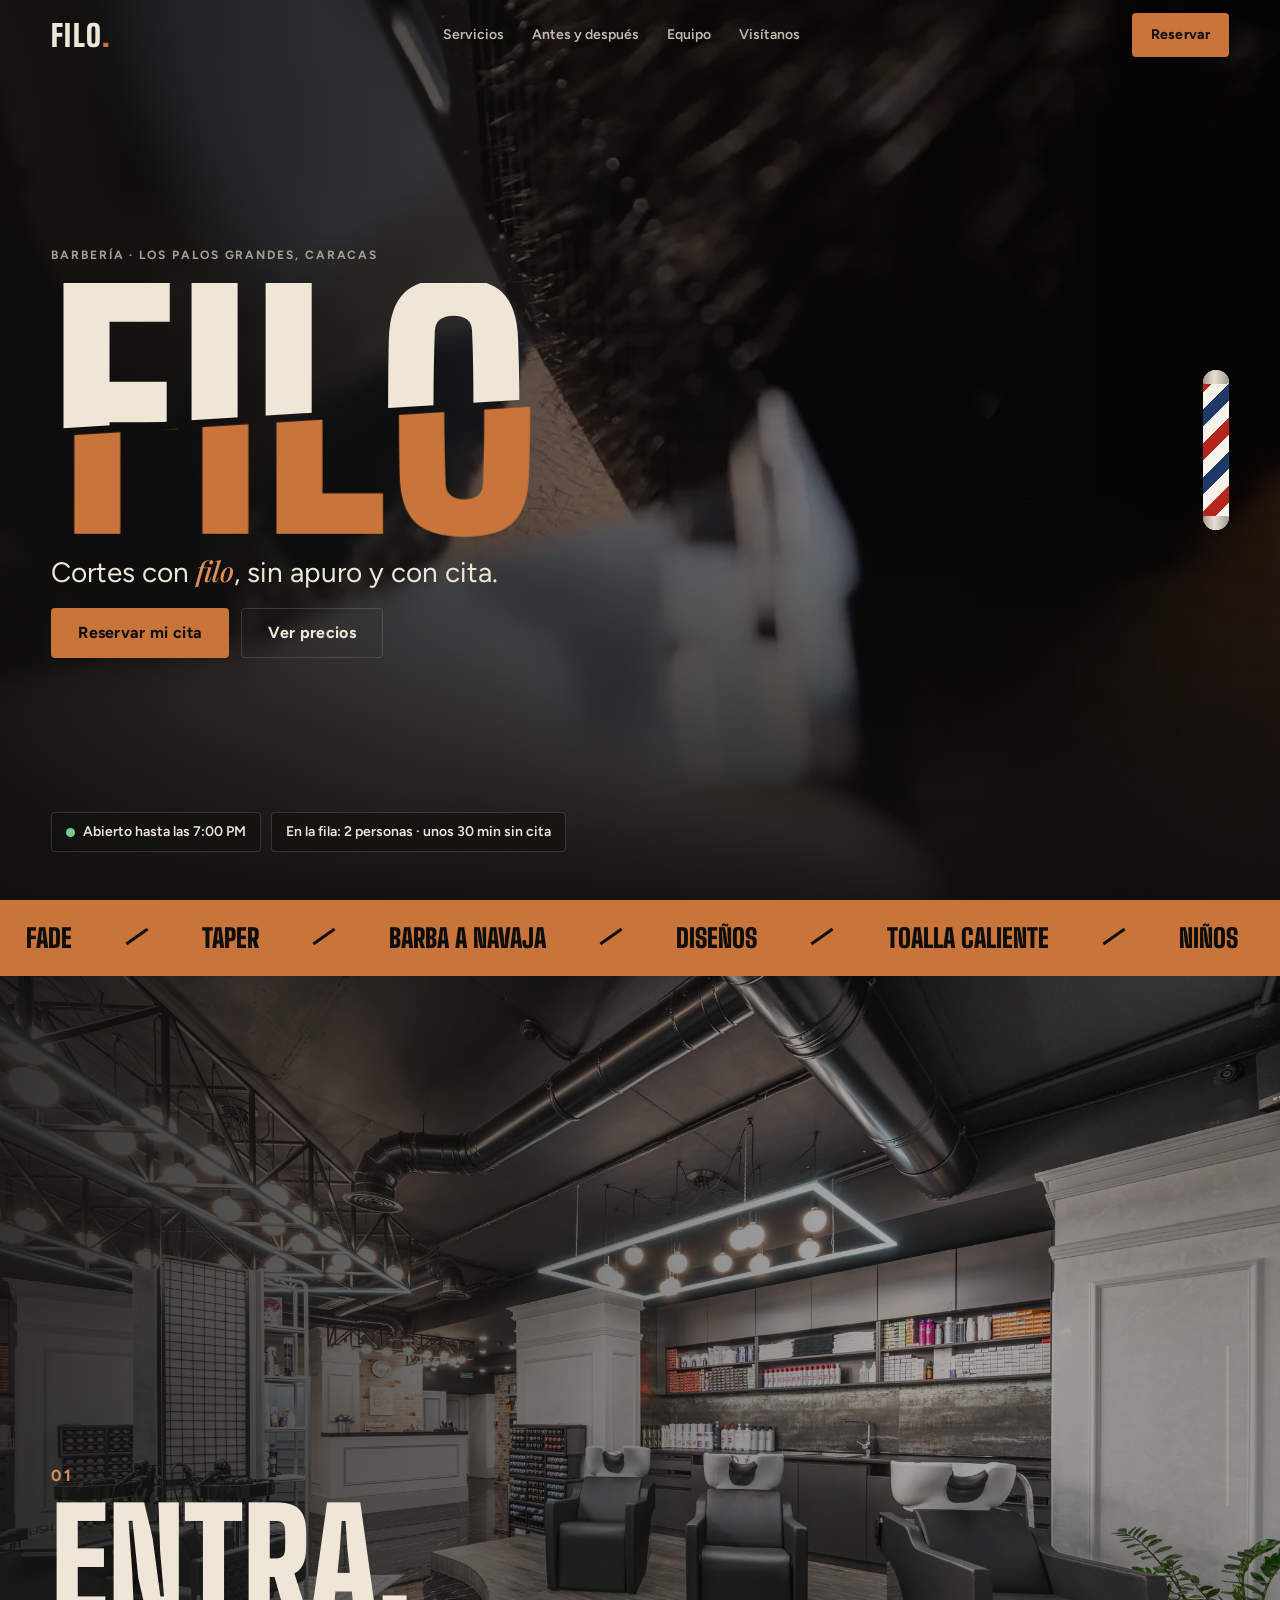
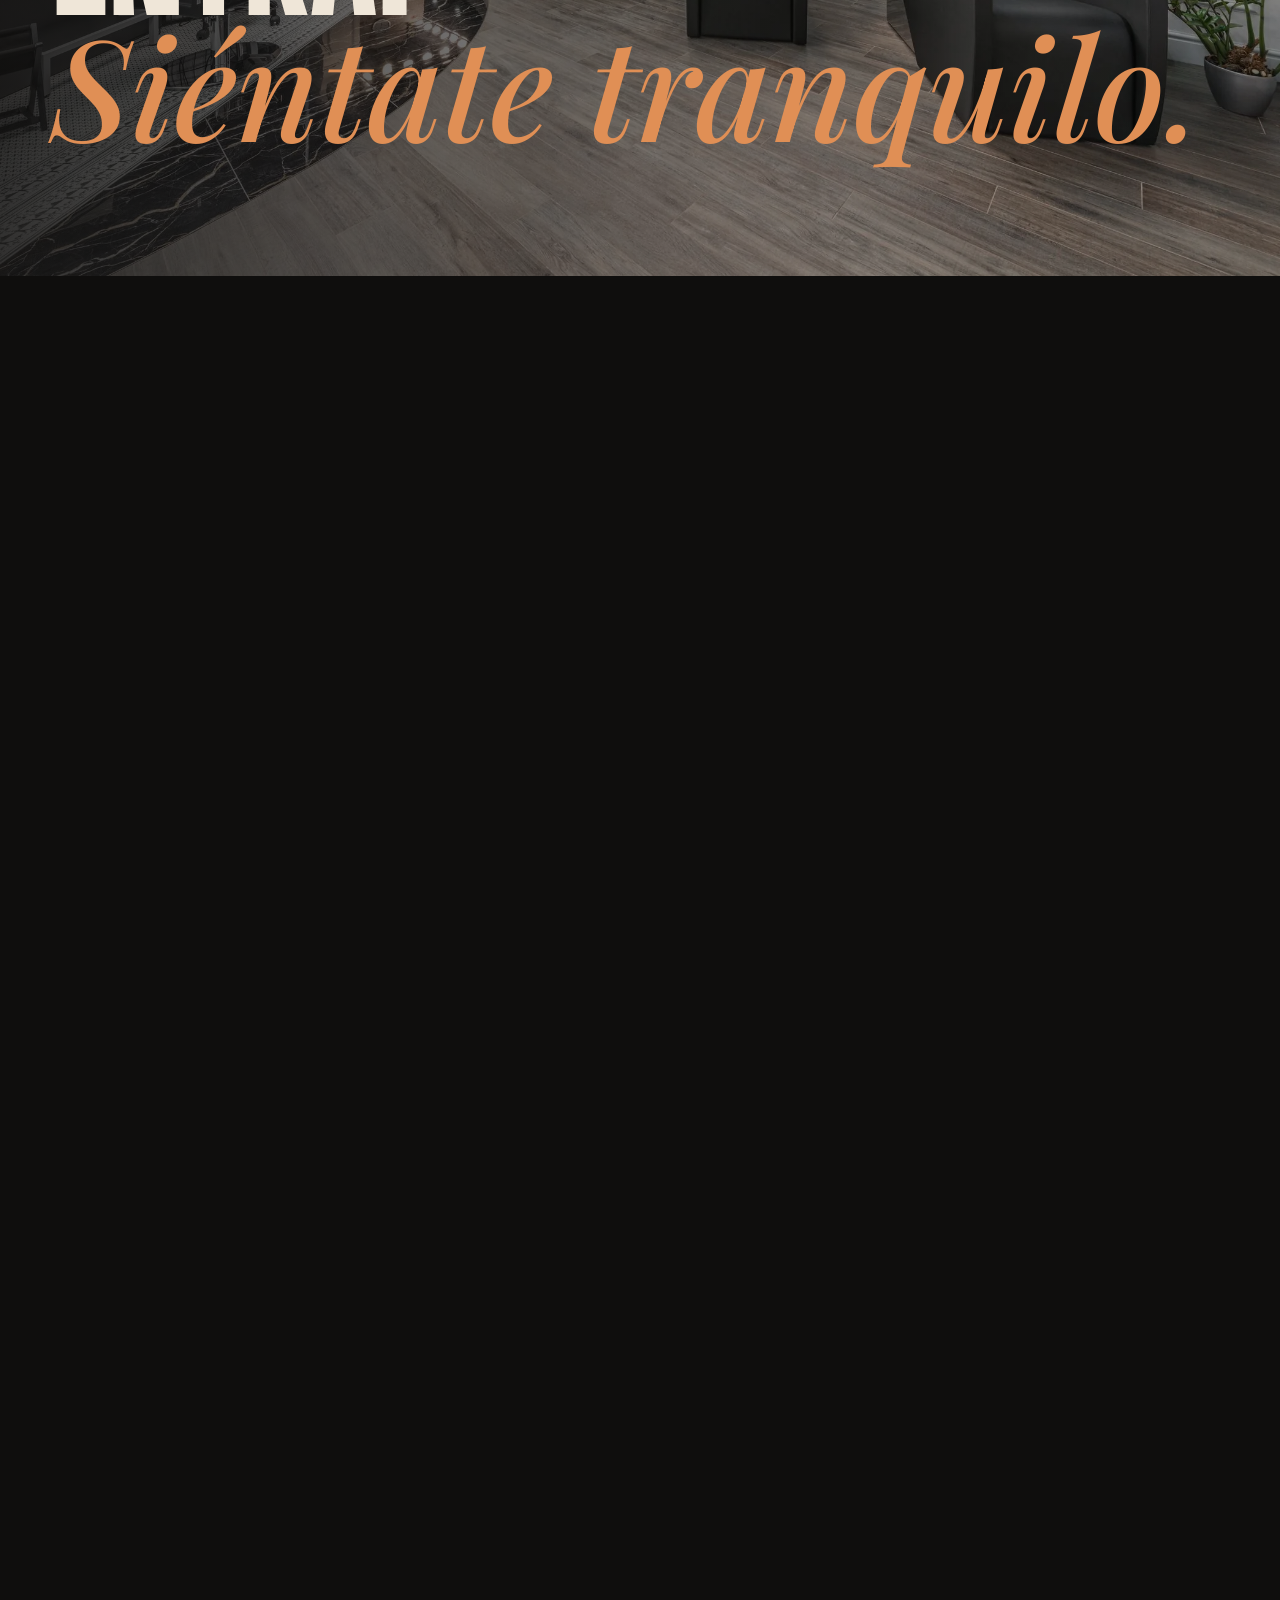
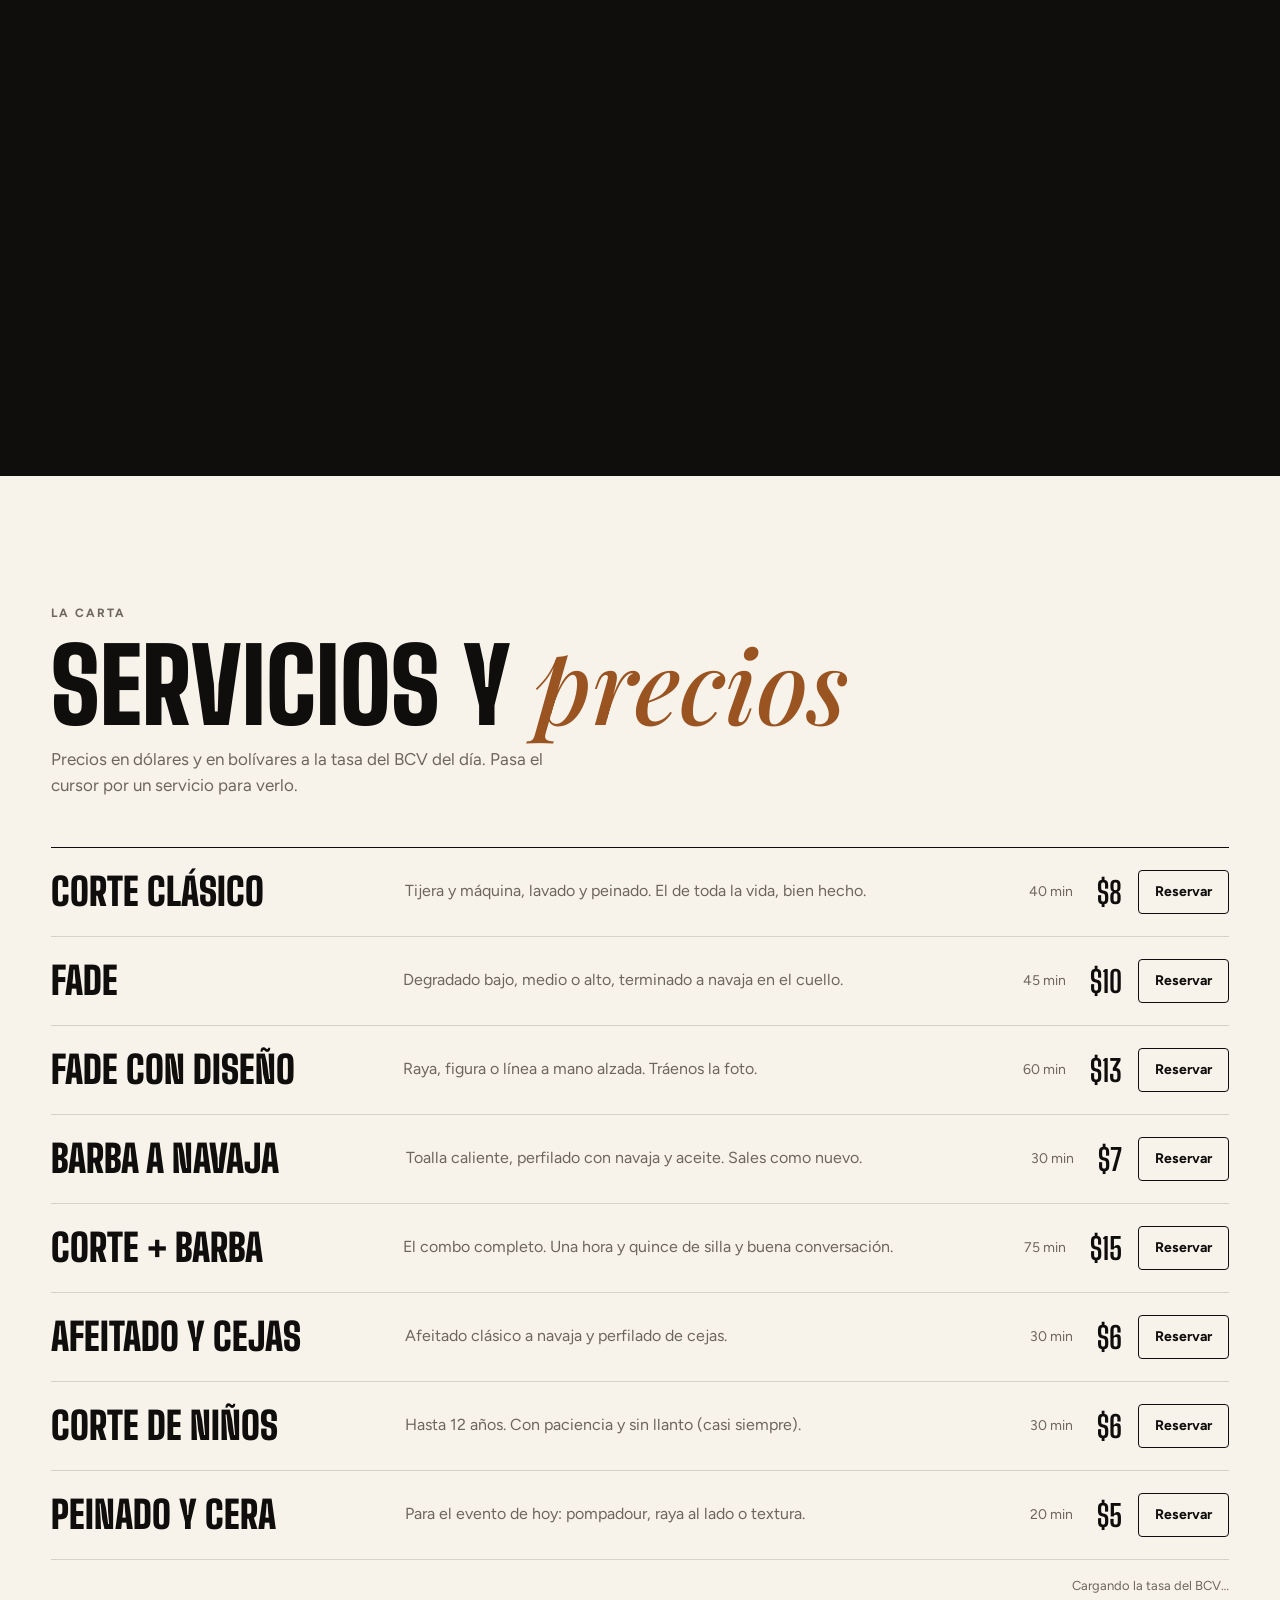
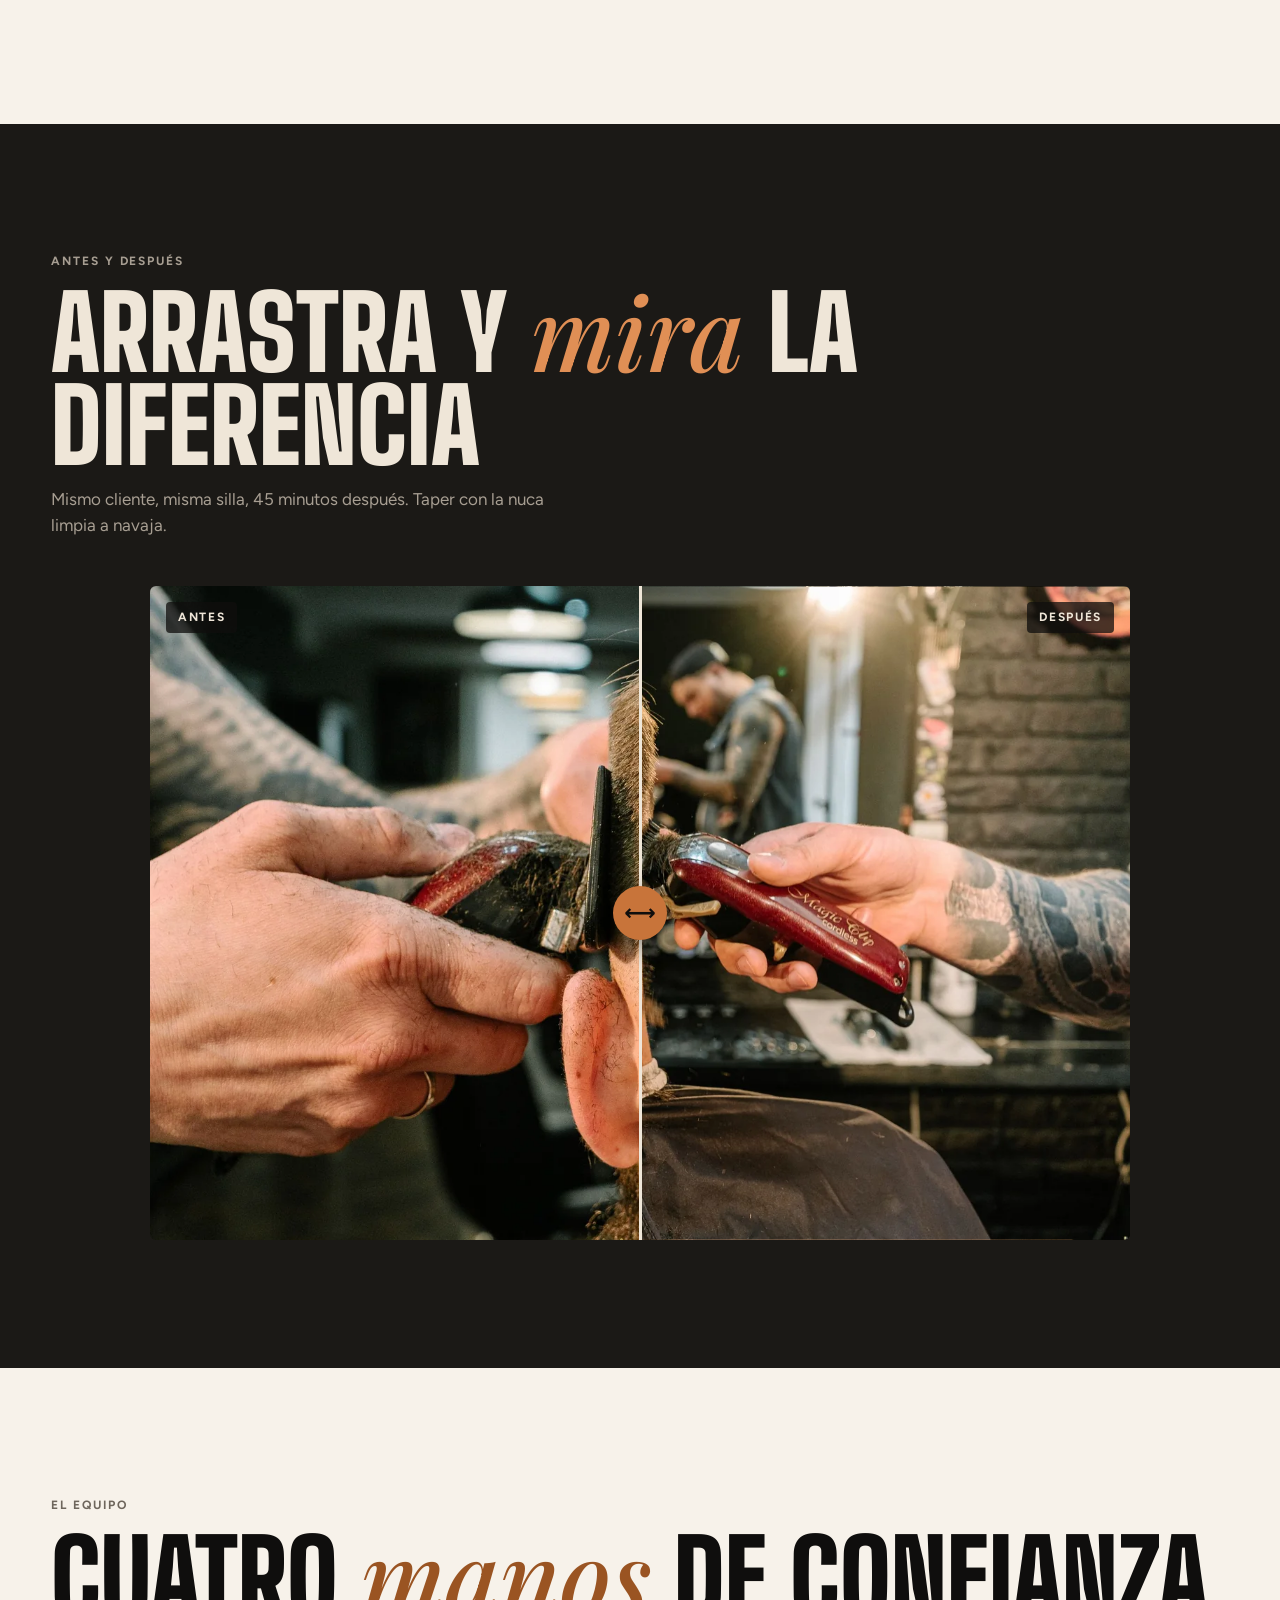
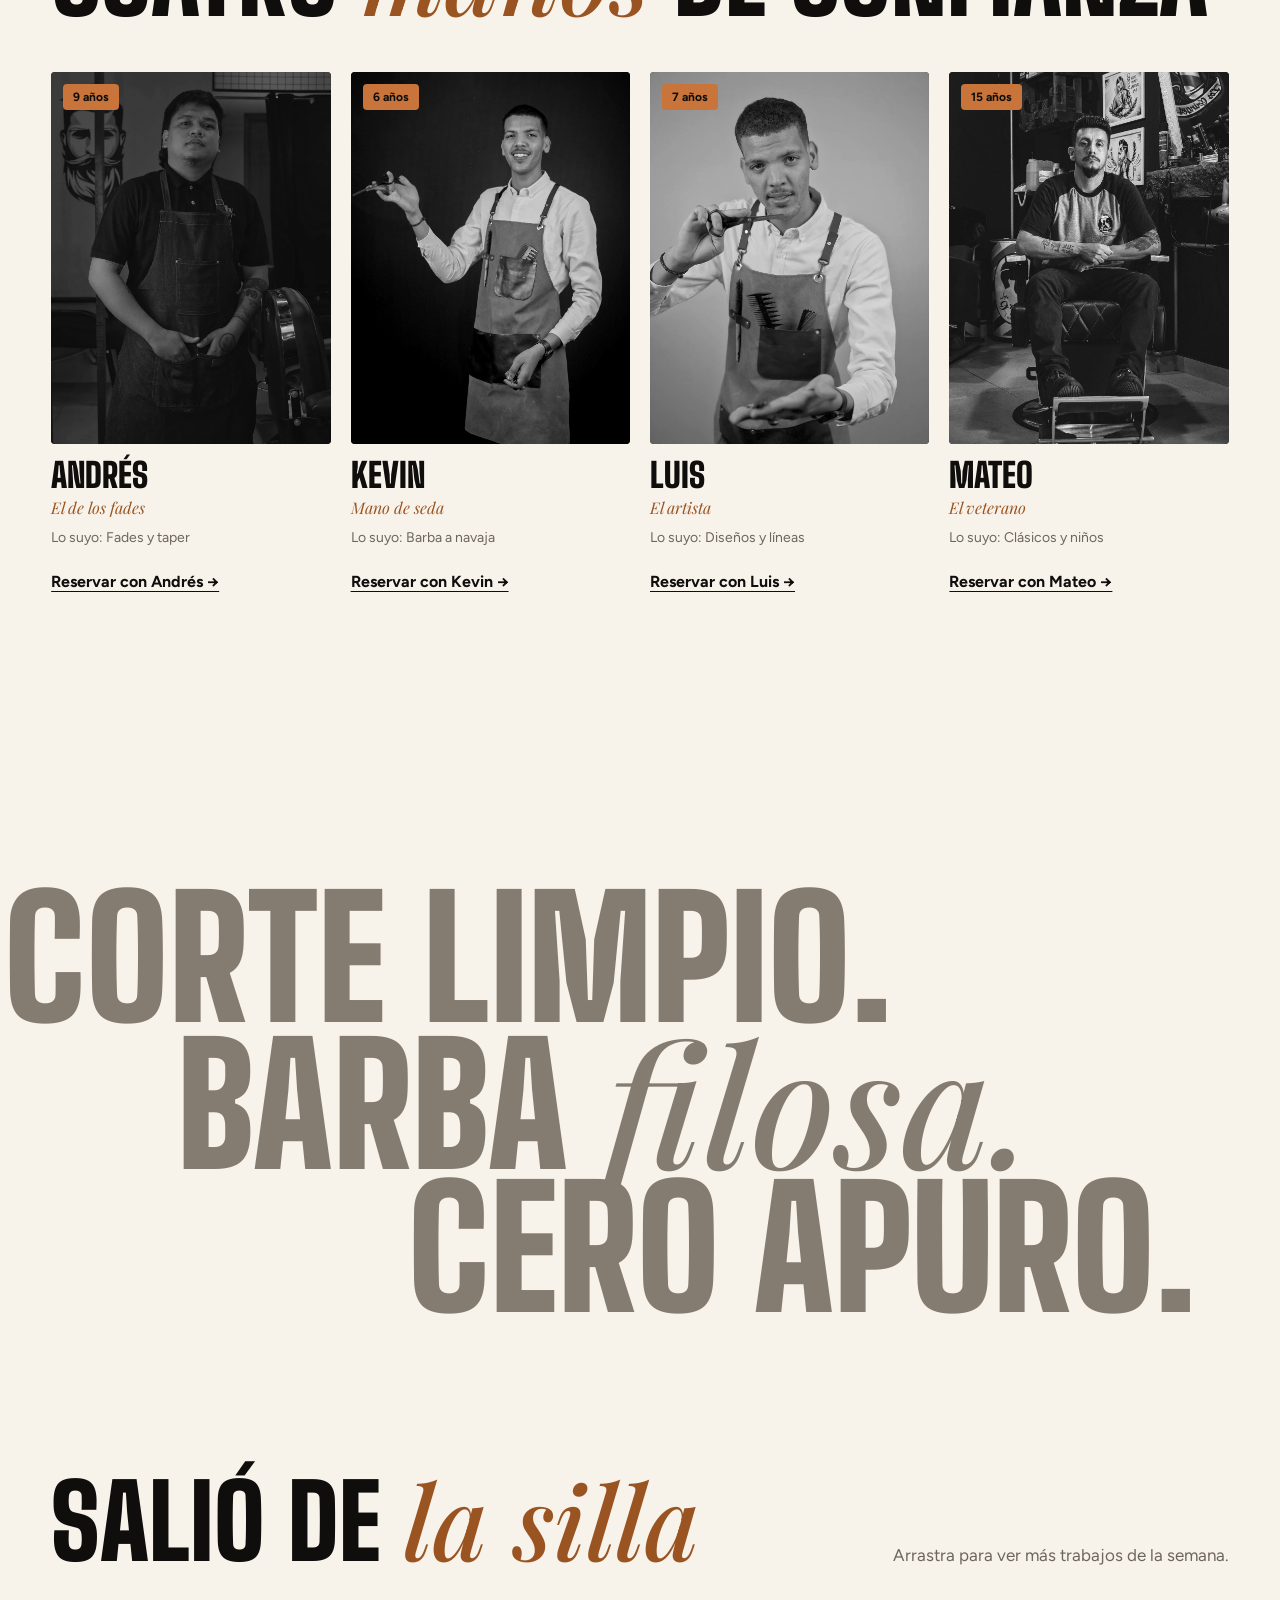
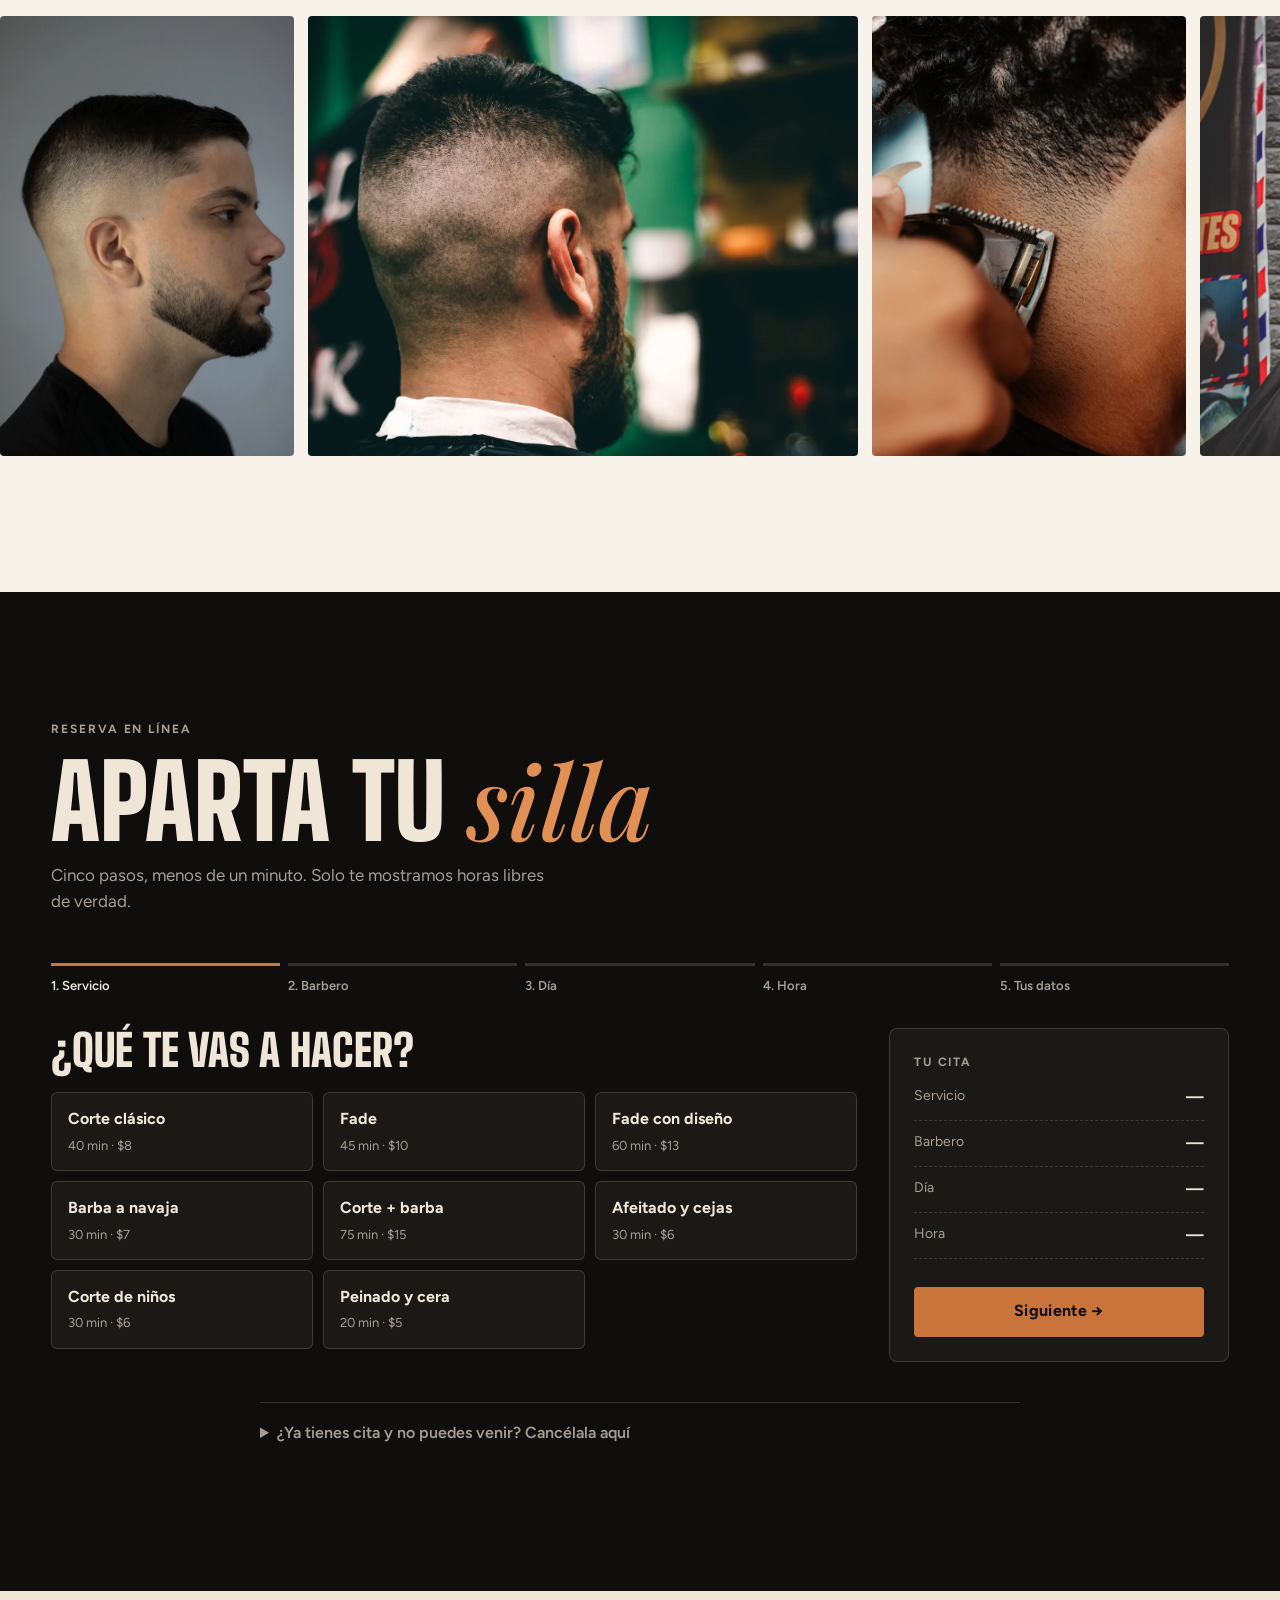
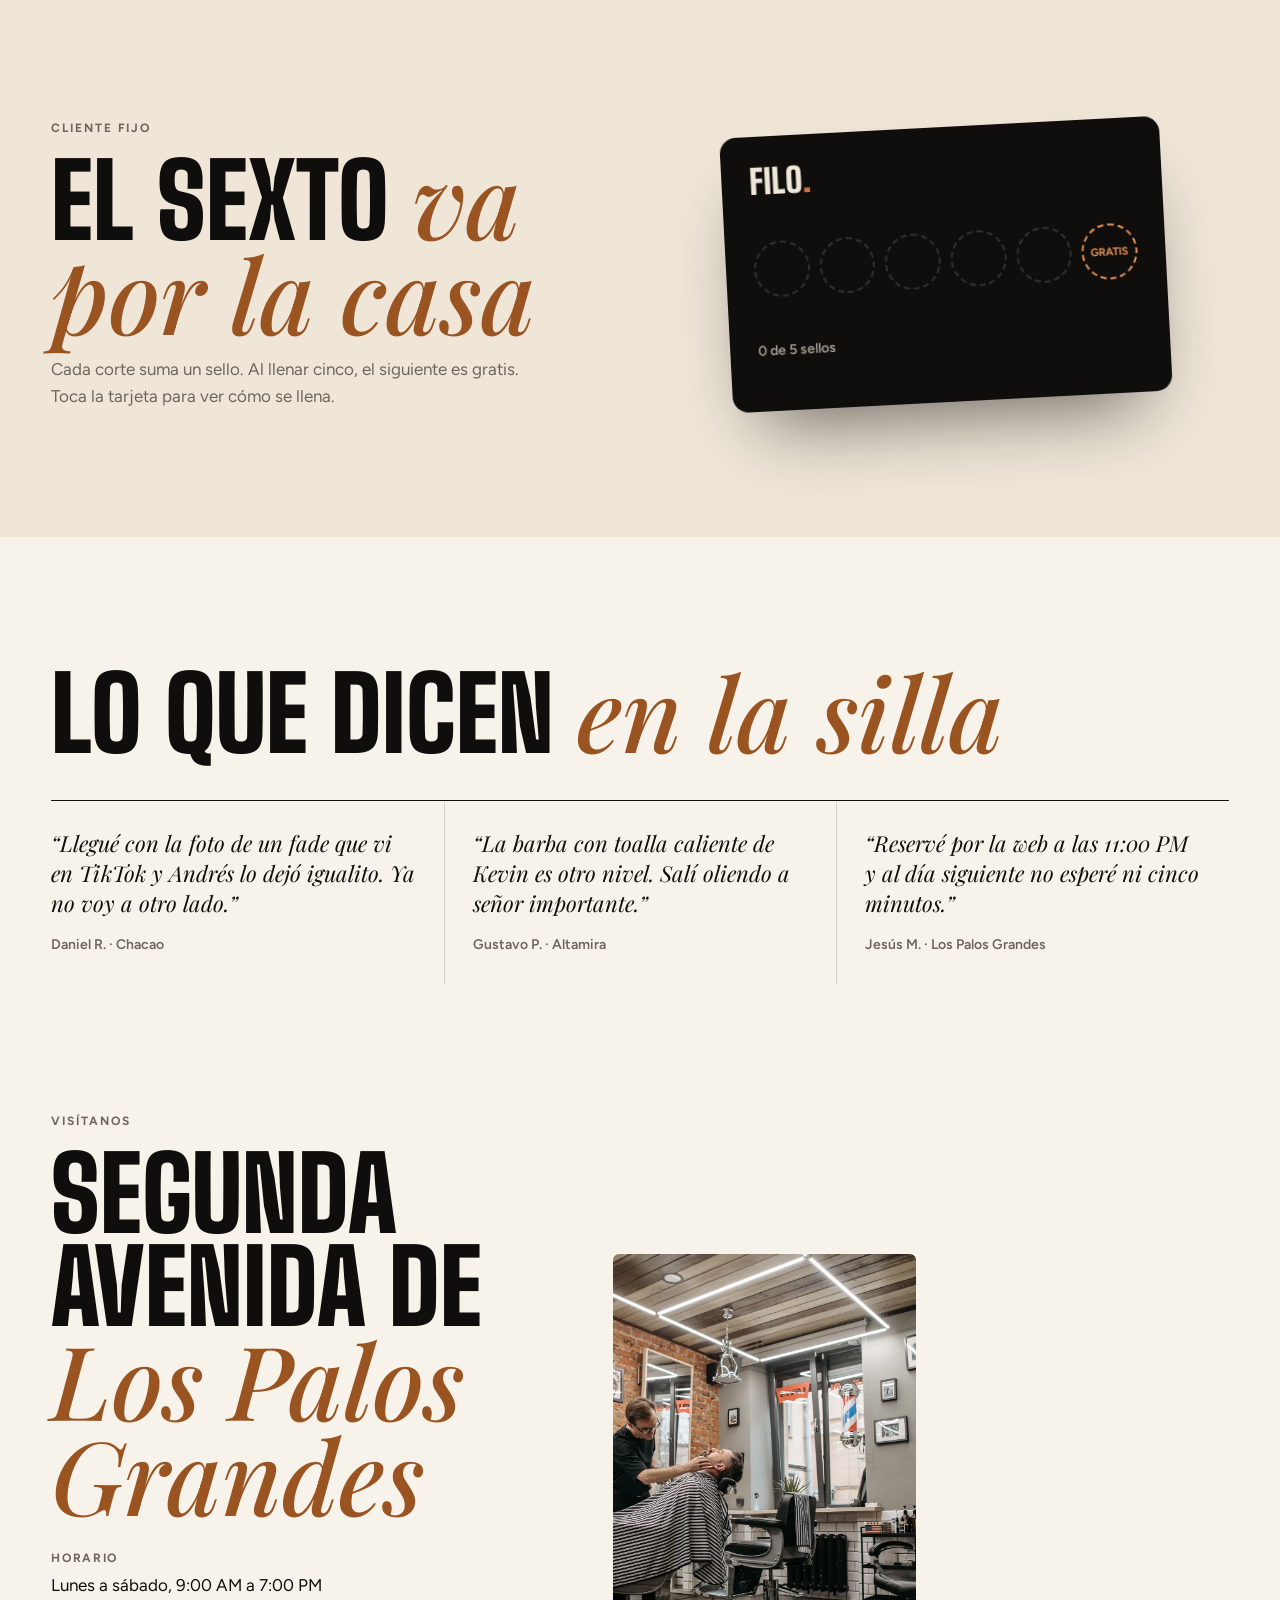
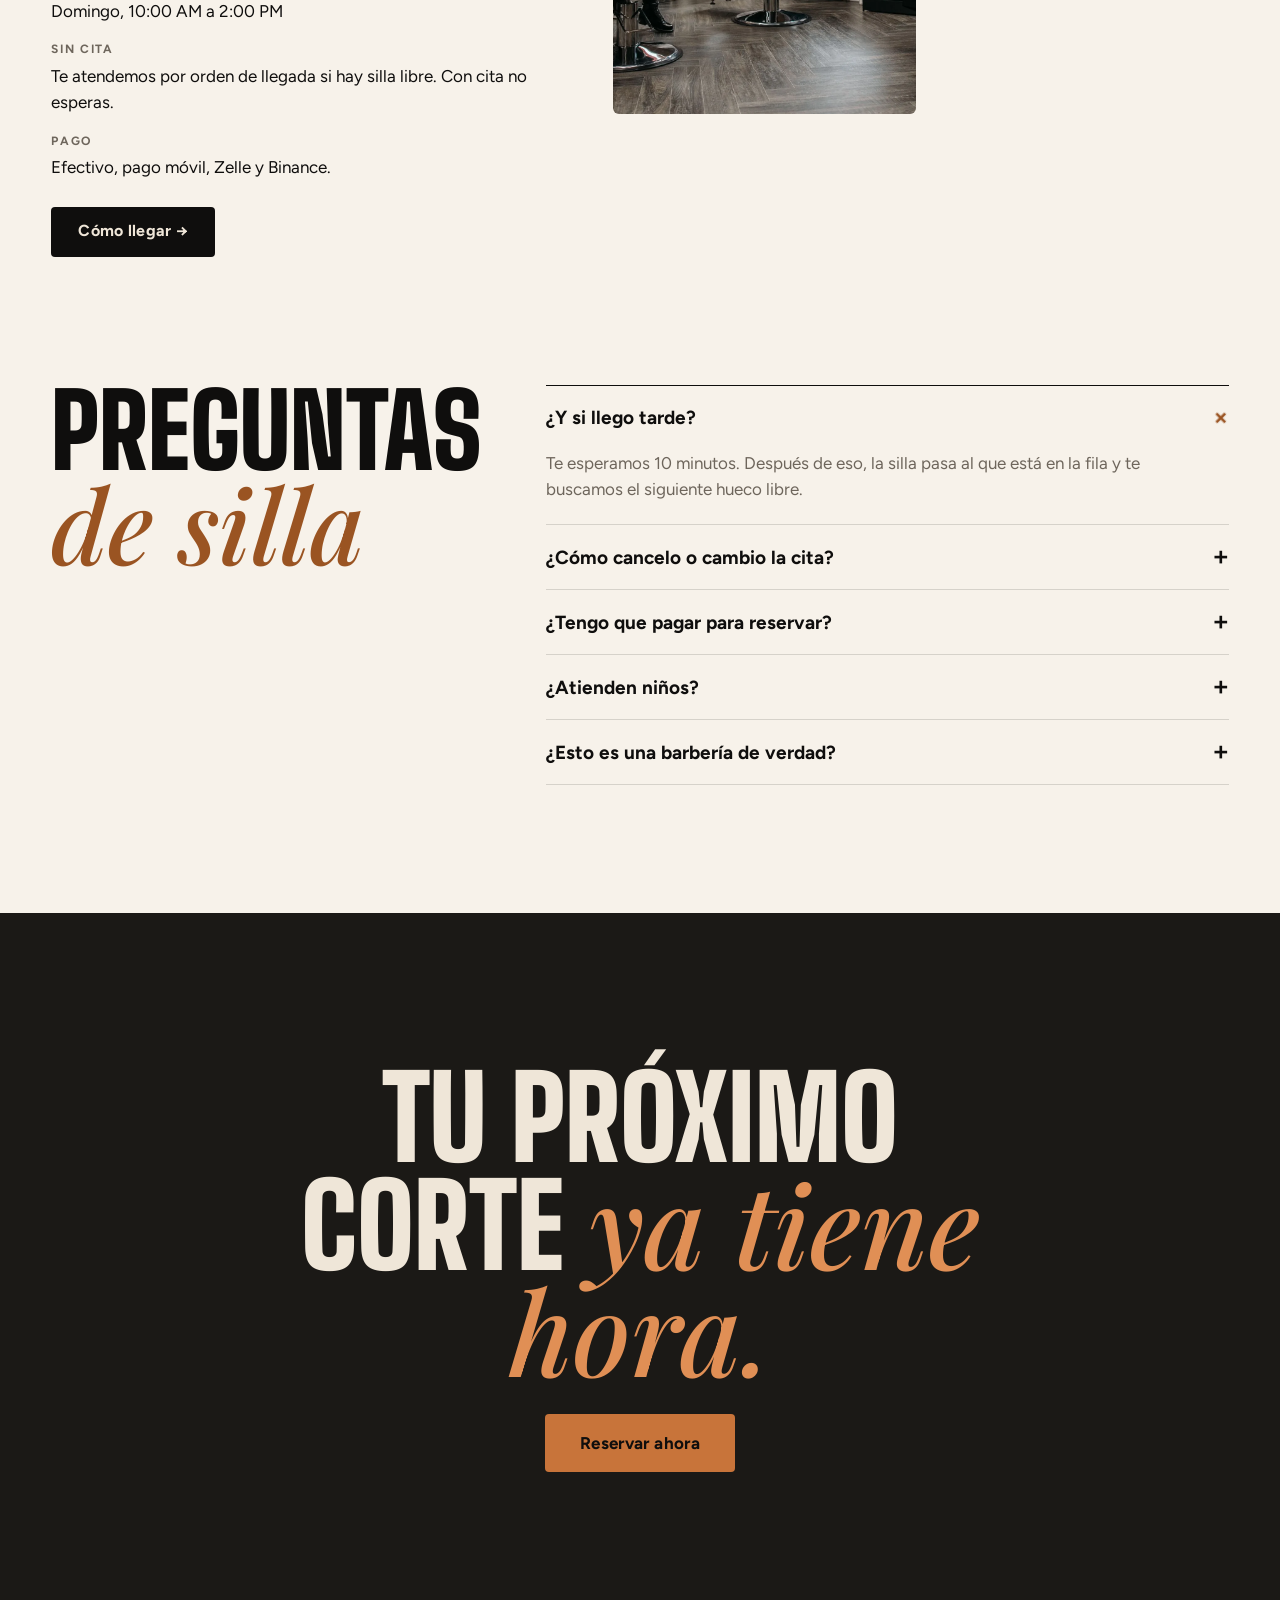
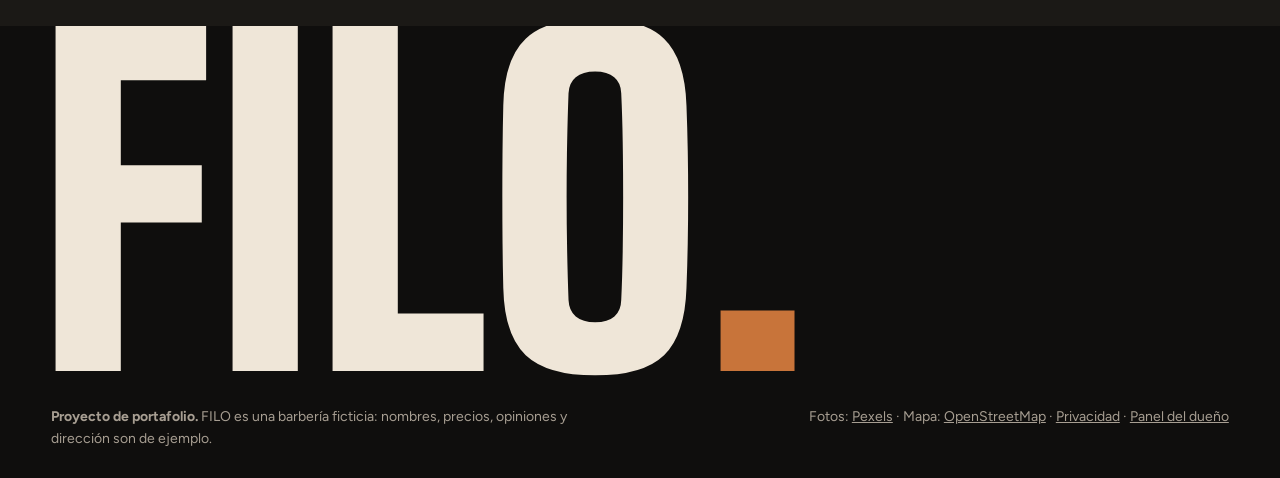
<file: index.html>
<!doctype html>
<html lang="es">
<head>
  <meta charset="utf-8" />
  <meta name="viewport" content="width=device-width, initial-scale=1" />
  <title>FILO · Barbería en Los Palos Grandes, Caracas</title>
  <meta name="description" content="FILO es una barbería de muestra para un portafolio: fades, barba a navaja y reserva de citas en línea con hora real disponible." />
  <meta name="theme-color" content="#0f0e0d" />
  <link rel="icon" href="img/logo.svg" />
  <link rel="preconnect" href="https://fonts.googleapis.com" />
  <link rel="preconnect" href="https://fonts.gstatic.com" crossorigin />
  <link href="https://fonts.googleapis.com/css2?family=Big+Shoulders+Display:wght@500;700;900&family=Figtree:wght@400;500;600;700&family=Playfair+Display:ital,wght@1,500;1,700&display=swap" rel="stylesheet" />
  <link rel="stylesheet" href="css/estilos.css" />
</head>
<body>
  <div class="carga" aria-hidden="true">
    <div class="poste poste--grande"><span></span></div>
    <p class="carga__texto">Afilando navajas…</p>
  </div>

  <header class="encabezado">
    <a class="encabezado__logo" href="#inicio" aria-label="FILO, ir al inicio">FILO<span>.</span></a>
    <nav class="encabezado__menu" aria-label="Menú principal">
      <a href="#servicios">Servicios</a>
      <a href="#antes">Antes y después</a>
      <a href="#equipo">Equipo</a>
      <a href="#visitanos">Visítanos</a>
    </nav>
    <a class="boton boton--cobre boton--chico" href="#reservar">Reservar</a>
  </header>

  <main>
    <!-- Portada -->
    <section class="portada" id="inicio">
      <video class="portada__foto" data-video-portada autoplay muted loop playsinline preload="metadata" poster="media/portada-cartel.webp" aria-hidden="true">
        <source media="(max-width: 640px)" src="media/portada-movil.mp4" type="video/mp4" />
        <source src="media/portada-pc.mp4" type="video/mp4" />
      </video>
      <div class="portada__velo"></div>
      <div class="portada__contenido">
        <p class="etiqueta etiqueta--clara">Barbería · Los Palos Grandes, Caracas</p>
        <h1 class="corte" aria-label="FILO">
          <span class="corte__mitad corte__mitad--arriba" aria-hidden="true">FILO</span>
          <span class="corte__mitad corte__mitad--abajo" aria-hidden="true">FILO</span>
          <span class="corte__linea" aria-hidden="true"></span>
        </h1>
        <p class="portada__lema">Cortes con <em>filo</em>, sin apuro y con cita.</p>
        <div class="portada__acciones">
          <a class="boton boton--cobre" href="#reservar">Reservar mi cita</a>
          <a class="boton boton--borde-claro" href="#servicios">Ver precios</a>
        </div>
      </div>
      <div class="portada__datos">
        <p class="dato"><span class="dato__punto" data-abierto-punto></span><span data-abierto>Abierto</span></p>
        <p class="dato" data-fila>En la fila ahora: —</p>
      </div>
      <div class="poste poste--lado" aria-hidden="true"><span></span></div>
    </section>

    <div class="cinta" aria-hidden="true">
      <div class="cinta__pista">
        <span>Fade</span><span>Taper</span><span>Barba a navaja</span><span>Diseños</span><span>Toalla caliente</span><span>Niños</span>
        <span>Fade</span><span>Taper</span><span>Barba a navaja</span><span>Diseños</span><span>Toalla caliente</span><span>Niños</span>
      </div>
    </div>

    <!-- Capítulos -->
    <section class="capitulos" data-capitulos aria-label="Así se trabaja en FILO">
      <div class="capitulos__fijo">
        <img class="capitulos__foto activa" src="img/fondos/local2.webp" alt="" />
        <img class="capitulos__foto" src="img/cortes/k10.webp" alt="" loading="lazy" />
        <img class="capitulos__foto" src="img/cortes/fade-a.webp" alt="" loading="lazy" />
        <div class="capitulos__velo"></div>
        <ol class="capitulos__frases">
          <li class="activa"><span class="capitulos__num">01</span><p>Entra.<br /><em>Siéntate tranquilo.</em></p></li>
          <li><span class="capitulos__num">02</span><p>Cada línea<br /><em>cuenta.</em></p></li>
          <li><span class="capitulos__num">03</span><p>Sales con<br /><em>filo.</em></p></li>
        </ol>
        <div class="capitulos__barra" aria-hidden="true"><span data-capitulos-avance></span></div>
      </div>
    </section>

    <!-- Servicios -->
    <section class="servicios" id="servicios">
      <div class="cabeza" data-revelar>
        <p class="etiqueta">La carta</p>
        <h2 class="titulo">Servicios y <em>precios</em></h2>
        <p class="cabeza__texto">Precios en dólares y en bolívares a la tasa del BCV del día. Pasa el cursor por un servicio para verlo.</p>
      </div>
      <ul class="carta" data-carta></ul>
      <p class="nota-tasa" data-tasa>Cargando la tasa del BCV…</p>
      <img class="carta__flotante" data-carta-foto alt="" aria-hidden="true" />
    </section>

    <!-- Antes y después -->
    <section class="antes" id="antes">
      <div class="cabeza" data-revelar>
        <p class="etiqueta etiqueta--clara">Antes y después</p>
        <h2 class="titulo titulo--claro">Arrastra y <em>mira</em> la diferencia</h2>
        <p class="cabeza__texto cabeza__texto--claro">Mismo cliente, misma silla, 45 minutos después. Taper con la nuca limpia a navaja.</p>
      </div>
      <div class="comparador" data-comparador style="--corte: 50%">
        <img src="img/cortes/k03.webp" alt="Antes: cabello largo en la nuca" class="comparador__foto" />
        <img src="img/cortes/k04.webp" alt="Después: taper con la nuca limpia" class="comparador__foto comparador__foto--despues" />
        <span class="comparador__etiqueta comparador__etiqueta--antes" aria-hidden="true">Antes</span>
        <span class="comparador__etiqueta comparador__etiqueta--despues" aria-hidden="true">Después</span>
        <div class="comparador__barra" aria-hidden="true"><span class="comparador__mango">⟷</span></div>
        <input class="comparador__rango" type="range" min="0" max="100" value="50" aria-label="Mover la división entre antes y después" data-comparador-rango />
      </div>
    </section>

    <!-- Equipo -->
    <section class="equipo" id="equipo">
      <div class="cabeza" data-revelar>
        <p class="etiqueta">El equipo</p>
        <h2 class="titulo">Cuatro <em>manos</em> de confianza</h2>
      </div>
      <ul class="barberos" data-barberos></ul>
    </section>

    <!-- Frase en tres golpes -->
    <section class="golpes" data-golpes aria-label="Corte limpio, barba filosa, cero apuro">
      <p class="golpes__linea">Corte limpio.</p>
      <p class="golpes__linea">Barba <em>filosa.</em></p>
      <p class="golpes__linea">Cero apuro.</p>
    </section>

    <!-- Galería -->
    <section class="galeria" aria-label="Trabajos recientes">
      <div class="cabeza cabeza--fila" data-revelar>
        <h2 class="titulo">Salió de <em>la silla</em></h2>
        <p class="cabeza__texto">Arrastra para ver más trabajos de la semana.</p>
      </div>
      <div class="galeria__pista" data-galeria tabindex="0" aria-label="Galería. Arrastra o usa las flechas.">
        <img src="img/cortes/fade-a.webp" alt="Fade bajo con barba perfilada, de perfil" loading="lazy" />
        <img src="img/cortes/k02.webp" alt="Fade alto visto desde atrás" loading="lazy" />
        <img src="img/cortes/k08.webp" alt="Perfilado del cuello con máquina" loading="lazy" />
        <img src="img/cortes/k06.webp" alt="Cliente con fade y barba en la silla" loading="lazy" />
        <img src="img/cortes/k01.webp" alt="Degradado en proceso con máquina" loading="lazy" />
        <img src="img/cortes/k09.webp" alt="Taper en blanco y negro" loading="lazy" />
        <img src="img/cortes/cliente.webp" alt="Cliente con barba larga listo para el corte" loading="lazy" />
        <img src="img/fondos/sillon.webp" alt="Barbero y cliente en el sillón" loading="lazy" />
      </div>
    </section>

    <!-- Reservar -->
    <section class="reservar" id="reservar">
      <div class="cabeza" data-revelar>
        <p class="etiqueta etiqueta--clara">Reserva en línea</p>
        <h2 class="titulo titulo--claro">Aparta tu <em>silla</em></h2>
        <p class="cabeza__texto cabeza__texto--claro">Cinco pasos, menos de un minuto. Solo te mostramos horas libres de verdad.</p>
      </div>

      <form class="reserva" data-reserva novalidate>
        <ol class="pasos-reserva" aria-label="Progreso de la reserva">
          <li data-paso-indicador="1" class="activo">Servicio</li>
          <li data-paso-indicador="2">Barbero</li>
          <li data-paso-indicador="3">Día</li>
          <li data-paso-indicador="4">Hora</li>
          <li data-paso-indicador="5">Tus datos</li>
        </ol>

        <fieldset class="paso" data-paso="1">
          <legend class="paso__titulo">¿Qué te vas a hacer?</legend>
          <div class="opciones opciones--servicios" data-opciones-servicio></div>
        </fieldset>

        <fieldset class="paso" data-paso="2" hidden>
          <legend class="paso__titulo">¿Con quién?</legend>
          <div class="opciones opciones--barberos" data-opciones-barbero></div>
        </fieldset>

        <fieldset class="paso" data-paso="3" hidden>
          <legend class="paso__titulo">¿Qué día?</legend>
          <div class="opciones opciones--dias" data-opciones-dia></div>
        </fieldset>

        <fieldset class="paso" data-paso="4" hidden>
          <legend class="paso__titulo">¿A qué hora?</legend>
          <p class="paso__estado" data-horas-estado aria-live="polite"></p>
          <div class="opciones opciones--horas" data-opciones-hora></div>
        </fieldset>

        <fieldset class="paso" data-paso="5" hidden>
          <legend class="paso__titulo">¿A nombre de quién?</legend>
          <div class="campos">
            <label class="campo"><span>Nombre</span><input name="nombre" type="text" minlength="2" maxlength="40" autocomplete="given-name" required /></label>
            <label class="campo"><span>Teléfono (WhatsApp)</span><input name="telefono" type="tel" inputmode="tel" placeholder="0414-1234567" maxlength="14" autocomplete="tel-national" required /></label>
          </div>
          <p class="paso__privacidad">Tu teléfono solo lo ve la barbería para confirmarte la cita. No lo publicamos ni lo compartimos. <a href="privacidad.html">Privacidad</a></p>
        </fieldset>

        <aside class="resumen" aria-live="polite">
          <p class="etiqueta etiqueta--clara">Tu cita</p>
          <dl class="resumen__lista">
            <div><dt>Servicio</dt><dd data-resumen="servicio">—</dd></div>
            <div><dt>Barbero</dt><dd data-resumen="barbero">—</dd></div>
            <div><dt>Día</dt><dd data-resumen="dia">—</dd></div>
            <div><dt>Hora</dt><dd data-resumen="hora">—</dd></div>
          </dl>
          <p class="resumen__precio" data-resumen-precio></p>
          <p class="aviso" data-reserva-aviso role="alert"></p>
          <div class="resumen__botones">
            <button class="boton boton--borde-claro" type="button" data-atras hidden>← Atrás</button>
            <button class="boton boton--cobre" type="button" data-siguiente>Siguiente →</button>
            <button class="boton boton--cobre" type="submit" data-confirmar hidden>Confirmar cita</button>
          </div>
        </aside>
      </form>

      <div class="confirmada" data-confirmada hidden tabindex="-1">
        <div class="poste poste--chico" aria-hidden="true"><span></span></div>
        <p class="etiqueta etiqueta--clara">Cita apartada</p>
        <h3 class="confirmada__titulo">¡Listo, <span data-conf-nombre></span>!</h3>
        <p class="confirmada__codigo">Tu código: <strong data-conf-codigo></strong></p>
        <p class="confirmada__texto" data-conf-texto></p>
        <div class="confirmada__botones">
          <a class="boton boton--cobre" data-conf-whatsapp href="#" target="_blank" rel="noopener">Confirmar por WhatsApp</a>
          <a class="boton boton--borde-claro" data-conf-calendario href="#" download="cita-filo.ics">Agregar a mi calendario</a>
          <button class="boton boton--borde-claro" type="button" data-otra>Reservar otra</button>
        </div>
        <p class="confirmada__nota">El calendario te avisa una hora antes. Si no puedes venir, cancela abajo con tu código y la hora queda libre para otro.</p>
      </div>

      <details class="gestionar">
        <summary>¿Ya tienes cita y no puedes venir? Cancélala aquí</summary>
        <form class="gestionar__form" data-cancelar novalidate>
          <label class="campo"><span>Código de la cita</span><input name="codigo" type="text" placeholder="FILO-A1B2C3" maxlength="11" autocomplete="off" required /></label>
          <label class="campo"><span>Teléfono con el que reservaste</span><input name="telefono" type="tel" inputmode="tel" placeholder="0414-1234567" maxlength="14" required /></label>
          <button class="boton boton--borde-claro" type="submit">Cancelar mi cita</button>
          <p class="aviso" data-cancelar-aviso role="alert"></p>
        </form>
      </details>
    </section>

    <!-- Tarjeta de sellos -->
    <section class="sellos" aria-labelledby="sellos-titulo">
      <div class="sellos__texto" data-revelar>
        <p class="etiqueta">Cliente fijo</p>
        <h2 class="titulo" id="sellos-titulo">El sexto <em>va por la casa</em></h2>
        <p class="cabeza__texto">Cada corte suma un sello. Al llenar cinco, el siguiente es gratis. Toca la tarjeta para ver cómo se llena.</p>
      </div>
      <button class="tarjeta-sellos" type="button" data-sellos aria-label="Sumar un sello de ejemplo">
        <span class="tarjeta-sellos__marca">FILO<span>.</span></span>
        <span class="tarjeta-sellos__fila" data-sellos-fila></span>
        <span class="tarjeta-sellos__pie" data-sellos-texto>0 de 5 sellos</span>
      </button>
    </section>

    <!-- Opiniones -->
    <section class="opiniones" aria-labelledby="opiniones-titulo">
      <h2 class="titulo" id="opiniones-titulo" data-revelar>Lo que dicen <em>en la silla</em></h2>
      <div class="opiniones__lista">
        <figure class="opinion" data-revelar><blockquote>“Llegué con la foto de un fade que vi en TikTok y Andrés lo dejó igualito. Ya no voy a otro lado.”</blockquote><figcaption>Daniel R. · Chacao</figcaption></figure>
        <figure class="opinion" data-revelar><blockquote>“La barba con toalla caliente de Kevin es otro nivel. Salí oliendo a señor importante.”</blockquote><figcaption>Gustavo P. · Altamira</figcaption></figure>
        <figure class="opinion" data-revelar><blockquote>“Reservé por la web a las 11:00 PM y al día siguiente no esperé ni cinco minutos.”</blockquote><figcaption>Jesús M. · Los Palos Grandes</figcaption></figure>
      </div>
    </section>

    <!-- Visítanos -->
    <section class="visitanos" id="visitanos">
      <div class="visitanos__datos" data-revelar>
        <p class="etiqueta">Visítanos</p>
        <h2 class="titulo">Segunda avenida de <em>Los Palos Grandes</em></h2>
        <dl class="lista-datos">
          <div><dt>Horario</dt><dd>Lunes a sábado, 9:00 AM a 7:00 PM<br />Domingo, 10:00 AM a 2:00 PM</dd></div>
          <div><dt>Sin cita</dt><dd>Te atendemos por orden de llegada si hay silla libre. Con cita no esperas.</dd></div>
          <div><dt>Pago</dt><dd>Efectivo, pago móvil, Zelle y Binance.</dd></div>
        </dl>
        <a class="boton boton--oscuro" href="https://www.google.com/maps/search/?api=1&query=Los+Palos+Grandes+Caracas" target="_blank" rel="noopener">Cómo llegar →</a>
      </div>
      <div class="mapa" data-revelar>
        <img src="img/fondos/local.webp" alt="Interior de la barbería con sillones y espejos" loading="lazy" class="mapa__foto" />
        <iframe title="Mapa de Los Palos Grandes, Caracas" loading="lazy" referrerpolicy="no-referrer"
          src="https://www.openstreetmap.org/export/embed.html?bbox=-66.8520%2C10.4930%2C-66.8340%2C10.5040&amp;layer=mapnik&amp;marker=10.4985%2C-66.8430"></iframe>
      </div>
    </section>

    <!-- Preguntas -->
    <section class="preguntas" aria-labelledby="preguntas-titulo">
      <h2 class="titulo" id="preguntas-titulo" data-revelar>Preguntas <em>de silla</em></h2>
      <div class="acordeon" data-revelar>
        <details name="faq" open><summary>¿Y si llego tarde?</summary><p>Te esperamos 10 minutos. Después de eso, la silla pasa al que está en la fila y te buscamos el siguiente hueco libre.</p></details>
        <details name="faq"><summary>¿Cómo cancelo o cambio la cita?</summary><p>Escríbenos por WhatsApp con tu código (FILO-…) y te la movemos. Si cancelas con dos horas de anticipación, no pasa nada.</p></details>
        <details name="faq"><summary>¿Tengo que pagar para reservar?</summary><p>No. Pagas en la barbería cuando terminas, como prefieras.</p></details>
        <details name="faq"><summary>¿Atienden niños?</summary><p>Sí, hasta 12 años, sobre todo con Mateo, que tiene la paciencia de un santo.</p></details>
        <details name="faq"><summary>¿Esto es una barbería de verdad?</summary><p>No: FILO es una barbería inventada para un portafolio. Las reservas sí funcionan (se guardan en una base de datos de prueba), pero nadie te va a cortar el pelo.</p></details>
      </div>
    </section>

    <section class="cierre">
      <h2 class="cierre__frase">Tu próximo corte <em>ya tiene hora.</em></h2>
      <a class="boton boton--cobre boton--grande" href="#reservar">Reservar ahora</a>
    </section>
  </main>

  <footer class="pie">
    <p class="pie__marca" aria-hidden="true">FILO<span>.</span></p>
    <div class="pie__fila">
      <p><strong>Proyecto de portafolio.</strong> FILO es una barbería ficticia: nombres, precios, opiniones y dirección son de ejemplo.</p>
      <p>Fotos: <a href="https://www.pexels.com" target="_blank" rel="noopener">Pexels</a> · Mapa: <a href="https://www.openstreetmap.org/copyright" target="_blank" rel="noopener">OpenStreetMap</a> · <a href="privacidad.html">Privacidad</a> · <a href="panel.html">Panel del dueño</a></p>
    </div>
  </footer>

  <div class="aviso-flotante" data-toast role="status" aria-live="polite"></div>
  <script type="module" src="js/main.js"></script>
</body>
</html>
</file>
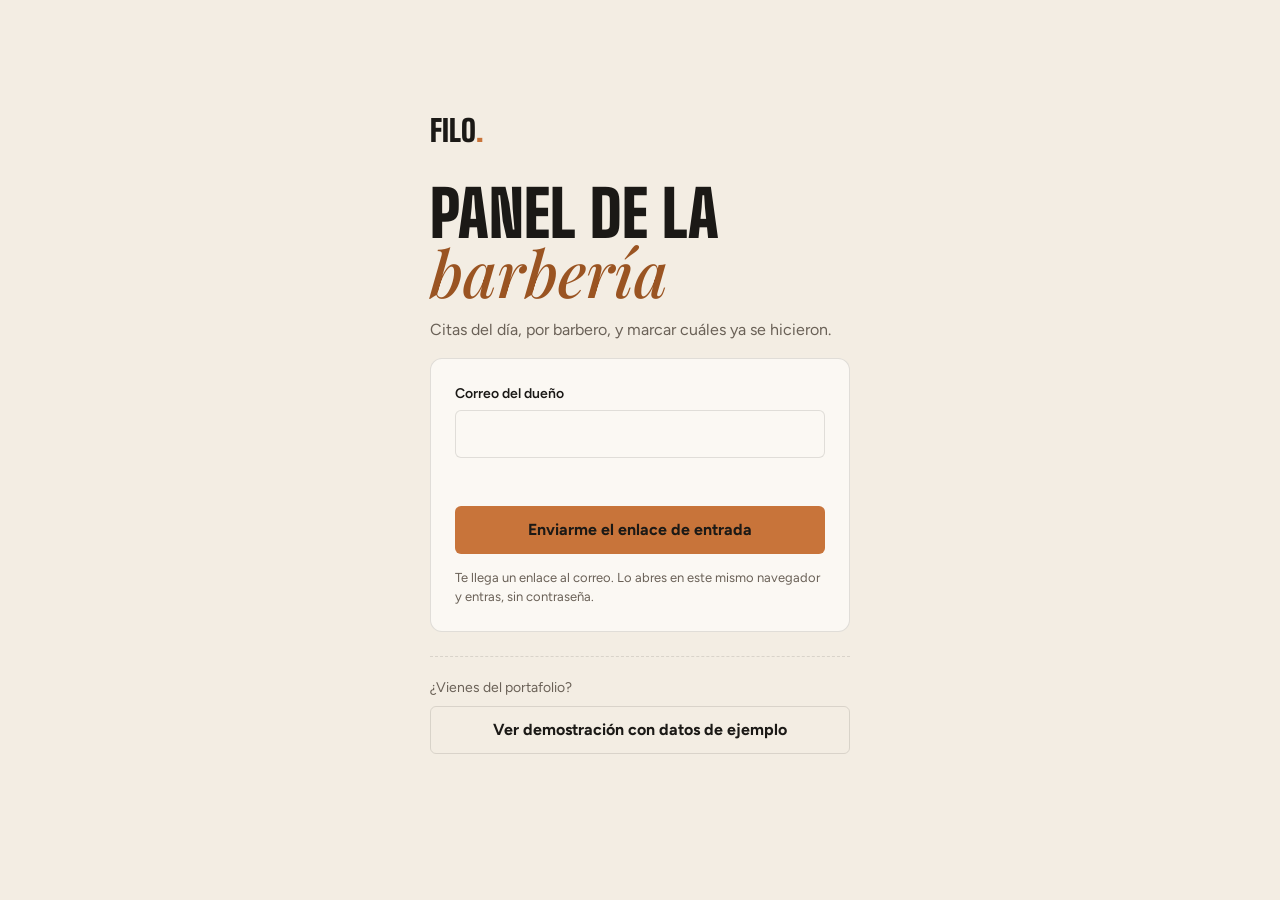
<file: panel.html>
<!doctype html>
<html lang="es">
<head>
  <meta charset="utf-8" />
  <meta name="viewport" content="width=device-width, initial-scale=1" />
  <title>Panel · FILO Barbería</title>
  <meta name="robots" content="noindex" />
  <link rel="icon" href="img/logo.svg" />
  <link rel="preconnect" href="https://fonts.googleapis.com" />
  <link rel="preconnect" href="https://fonts.gstatic.com" crossorigin />
  <link href="https://fonts.googleapis.com/css2?family=Big+Shoulders+Display:wght@700;900&family=Figtree:wght@400;500;600;700&family=Playfair+Display:ital,wght@1,500&display=swap" rel="stylesheet" />
  <link rel="stylesheet" href="css/panel.css" />
</head>
<body>
  <main class="panel">
    <!-- Entrada -->
    <section class="entrar" data-entrar>
      <a class="logo" href="index.html">FILO<span>.</span></a>
      <h1 class="entrar__titulo">Panel de la <em>barbería</em></h1>
      <p class="entrar__texto">Citas del día, por barbero, y marcar cuáles ya se hicieron.</p>
      <form class="entrar__form" data-login novalidate>
        <label class="campo"><span>Correo del dueño</span><input name="correo" type="email" autocomplete="email" required /></label>
        <p class="aviso" data-login-aviso role="alert"></p>
        <button class="boton boton--cobre" type="submit">Enviarme el enlace de entrada</button>
        <p class="entrar__nota">Te llega un enlace al correo. Lo abres en este mismo navegador y entras, sin contraseña.</p>
      </form>
      <div class="entrar__demo">
        <p>¿Vienes del portafolio?</p>
        <button class="boton boton--borde" type="button" data-demo>Ver demostración con datos de ejemplo</button>
      </div>
    </section>

    <!-- Tablero -->
    <section class="tablero" data-tablero hidden>
      <header class="tablero__cabeza">
        <a class="logo" href="index.html">FILO<span>.</span></a>
        <p class="tablero__modo" data-modo></p>
        <button class="boton boton--borde boton--chico" type="button" data-salir>Salir</button>
      </header>

      <div class="saludo">
        <p class="etiqueta" data-fecha-hoy></p>
        <h1 class="saludo__titulo" data-saludo>Buenas</h1>
      </div>

      <div class="cifras">
        <article class="cifra"><p class="cifra__numero" data-cifra="total">0</p><p class="cifra__texto">citas en el día</p></article>
        <article class="cifra"><p class="cifra__numero" data-cifra="pendientes">0</p><p class="cifra__texto">por atender</p></article>
        <article class="cifra"><p class="cifra__numero" data-cifra="hechas">0</p><p class="cifra__texto">ya atendidas</p></article>
        <article class="cifra cifra--cobre"><p class="cifra__numero" data-cifra="ingreso">$0</p><p class="cifra__texto">estimado del día</p></article>
      </div>

      <div class="controles">
        <label class="selector"><span>Día</span><input type="date" data-filtro-dia /></label>
        <div class="barberos-filtro" role="group" aria-label="Filtrar por barbero" data-filtro-barbero></div>
      </div>

      <p class="estado" data-estado aria-live="polite"></p>
      <ol class="agenda" data-agenda></ol>
    </section>
  </main>
  <script type="module" src="js/panel.js"></script>
</body>
</html>
</file>
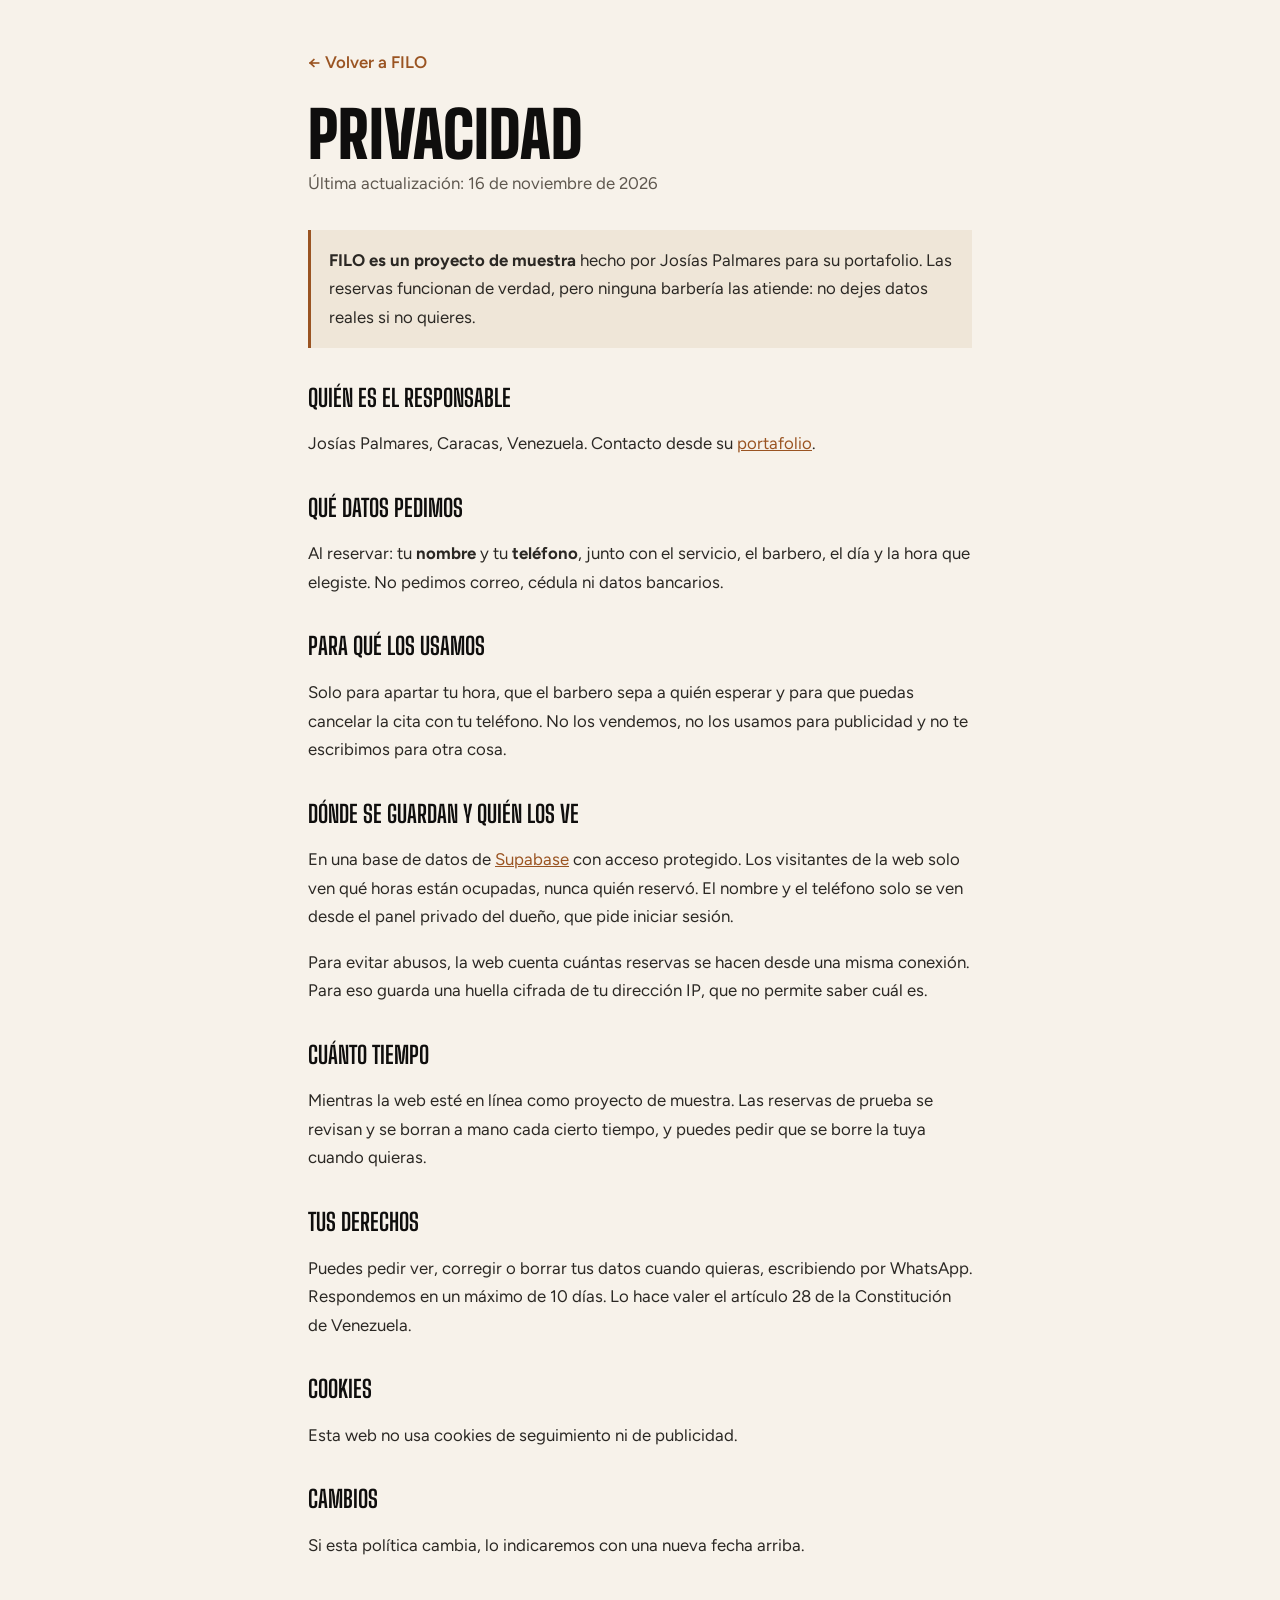
<file: privacidad.html>
<!doctype html>
<html lang="es">
<head>
  <meta charset="utf-8" />
  <meta name="viewport" content="width=device-width, initial-scale=1" />
  <title>Privacidad · FILO Barbería</title>
  <meta name="description" content="Qué datos pide FILO al reservar, para qué se usan y cómo pedir que se borren." />
  <link rel="icon" href="img/logo.svg" />
  <link rel="canonical" href="https://filo-barberia-caracas.vercel.app/privacidad.html" />
  <link rel="preconnect" href="https://fonts.googleapis.com" />
  <link rel="preconnect" href="https://fonts.gstatic.com" crossorigin />
  <link href="https://fonts.googleapis.com/css2?family=Big+Shoulders+Display:wght@700;900&family=Figtree:wght@400;600&display=swap" rel="stylesheet" />
  <style>
    :root { --negro: #0f0e0d; --hueso: #f7f2ea; --gris: #5f584f; --cobre-oscuro: #9a5422; --linea: rgba(15, 14, 13, 0.14); }
    * { box-sizing: border-box; }
    body { margin: 0; background: var(--hueso); color: var(--negro); font: 400 1.05rem/1.7 'Figtree', system-ui, sans-serif; }
    .legal { max-width: 44rem; margin: 0 auto; padding: 48px 20px 80px; }
    .legal__volver { color: var(--cobre-oscuro); font-weight: 600; text-decoration: none; }
    .legal__volver:hover { text-decoration: underline; }
    h1 { margin: 28px 0 4px; font: 900 clamp(2.6rem, 2rem + 4vw, 4rem)/0.95 'Big Shoulders Display', sans-serif; text-transform: uppercase; }
    .legal__fecha { margin: 0 0 32px; color: var(--gris); }
    .legal__aviso { padding: 16px 18px; border-left: 3px solid var(--cobre-oscuro); background: #efe6d8; }
    h2 { margin: 36px 0 8px; font: 700 1.5rem/1.2 'Big Shoulders Display', sans-serif; text-transform: uppercase; }
    p, li { color: #2b2824; }
    a { color: var(--cobre-oscuro); }
  </style>
</head>
<body>
  <main class="legal">
    <a class="legal__volver" href="./">← Volver a FILO</a>
    <h1>Privacidad</h1>
    <p class="legal__fecha">Última actualización: 16 de noviembre de 2026</p>

    <p class="legal__aviso"><strong>FILO es un proyecto de muestra</strong> hecho por Josías Palmares para su portafolio. Las reservas funcionan de verdad, pero ninguna barbería las atiende: no dejes datos reales si no quieres.</p>

    <h2>Quién es el responsable</h2>
    <p>Josías Palmares, Caracas, Venezuela. Contacto desde su <a href="https://josias-palmares.vercel.app" target="_blank" rel="noopener">portafolio</a>.</p>

    <h2>Qué datos pedimos</h2>
    <p>Al reservar: tu <strong>nombre</strong> y tu <strong>teléfono</strong>, junto con el servicio, el barbero, el día y la hora que elegiste. No pedimos correo, cédula ni datos bancarios.</p>

    <h2>Para qué los usamos</h2>
    <p>Solo para apartar tu hora, que el barbero sepa a quién esperar y para que puedas cancelar la cita con tu teléfono. No los vendemos, no los usamos para publicidad y no te escribimos para otra cosa.</p>

    <h2>Dónde se guardan y quién los ve</h2>
    <p>En una base de datos de <a href="https://supabase.com" target="_blank" rel="noopener">Supabase</a> con acceso protegido. Los visitantes de la web solo ven qué horas están ocupadas, nunca quién reservó. El nombre y el teléfono solo se ven desde el panel privado del dueño, que pide iniciar sesión.</p>
    <p>Para evitar abusos, la web cuenta cuántas reservas se hacen desde una misma conexión. Para eso guarda una huella cifrada de tu dirección IP, que no permite saber cuál es.</p>

    <h2>Cuánto tiempo</h2>
    <p>Mientras la web esté en línea como proyecto de muestra. Las reservas de prueba se revisan y se borran a mano cada cierto tiempo, y puedes pedir que se borre la tuya cuando quieras.</p>

    <h2>Tus derechos</h2>
    <p>Puedes pedir ver, corregir o borrar tus datos cuando quieras, escribiendo por WhatsApp. Respondemos en un máximo de 10 días. Lo hace valer el artículo 28 de la Constitución de Venezuela.</p>

    <h2>Cookies</h2>
    <p>Esta web no usa cookies de seguimiento ni de publicidad.</p>

    <h2>Cambios</h2>
    <p>Si esta política cambia, lo indicaremos con una nueva fecha arriba.</p>
  </main>
</body>
</html>
</file>
<file: css/estilos.css>
/* ============ Sistema de diseño FILO ============ */
:root {
  --negro: #0f0e0d;
  --carbon: #1b1916;
  --carbon-2: #26231f;
  --crema: #efe6d8;
  --hueso: #f7f2ea;
  --gris: #6e665c;
  --gris-claro: #a79e92;
  --linea: rgba(15, 14, 13, 0.14);
  --linea-clara: rgba(239, 230, 216, 0.16);
  --cobre: #c8743a;
  --cobre-claro: #e08f55;
  --cobre-oscuro: #9a5422;
  --rojo-poste: #b3261e;
  --azul-poste: #1f3a68;

  --titular: 'Big Shoulders Display', 'Arial Narrow', sans-serif;
  --letra: 'Figtree', system-ui, sans-serif;
  --serif: 'Playfair Display', Georgia, serif;
  --margen: clamp(16px, 4vw, 56px);
  --curva: cubic-bezier(0.22, 1, 0.36, 1);
}

*, *::before, *::after { box-sizing: border-box; }
html { scroll-behavior: smooth; }
body { margin: 0; background: var(--hueso); color: var(--negro); font-family: var(--letra); font-size: 16px; line-height: 1.55; overflow-x: hidden; }
img { display: block; max-width: 100%; }
button, input, select { font: inherit; color: inherit; }
a { color: inherit; }
em { font-family: var(--serif); font-style: italic; font-weight: 500; text-transform: none; letter-spacing: 0; }
:focus-visible { outline: 2px solid var(--cobre); outline-offset: 3px; }
[hidden] { display: none !important; }

.etiqueta { margin: 0; font-size: 12px; font-weight: 700; letter-spacing: 0.16em; text-transform: uppercase; color: var(--gris); }
.etiqueta--clara { color: var(--gris-claro); }
.titulo { margin: 0; font-family: var(--titular); font-size: clamp(46px, 8vw, 116px); font-weight: 900; line-height: 0.9; text-transform: uppercase; }
.titulo em { color: var(--cobre-oscuro); }
.titulo--claro { color: var(--crema); }
.titulo--claro em { color: var(--cobre-claro); }
.cabeza { display: grid; gap: 14px; margin-bottom: 48px; }
.cabeza--fila { display: flex; justify-content: space-between; align-items: flex-end; gap: 24px; flex-wrap: wrap; }
.cabeza__texto { margin: 0; max-width: 46ch; color: var(--gris); font-size: 17px; }
.cabeza__texto--claro { color: var(--gris-claro); }

.boton {
  display: inline-flex; align-items: center; justify-content: center; gap: 8px;
  min-height: 50px; padding: 0 26px; border: 1px solid transparent; border-radius: 4px;
  font-weight: 700; letter-spacing: 0.02em; text-decoration: none; cursor: pointer;
  transition: background 0.25s, color 0.25s, border-color 0.25s, transform 0.25s var(--curva);
}
.boton:active { transform: scale(0.97); }
.boton--cobre { background: var(--cobre); color: var(--negro); }
.boton--cobre:hover { background: var(--cobre-claro); }
.boton--oscuro { background: var(--negro); color: var(--crema); }
.boton--oscuro:hover { background: var(--carbon-2); }
.boton--borde-claro { border-color: var(--linea-clara); background: transparent; color: var(--crema); }
.boton--borde-claro:hover { border-color: var(--crema); }
.boton--chico { min-height: 44px; padding: 0 18px; font-size: 14px; }
.boton--grande { min-height: 58px; padding: 0 34px; font-size: 17px; }
.boton[disabled] { opacity: 0.45; cursor: not-allowed; }

/* ============ Poste de barbero ============ */
.poste {
  position: relative; width: 26px; height: 160px; padding: 0; border-radius: 13px; overflow: hidden;
  background: var(--hueso); box-shadow: inset -6px 0 10px rgba(0, 0, 0, 0.25), inset 6px 0 10px rgba(255, 255, 255, 0.4);
}
.poste::before, .poste::after {
  content: ''; position: absolute; left: -4px; right: -4px; height: 14px; border-radius: 7px; background: linear-gradient(90deg, #8c8378, #e8e0d4 45%, #8c8378); z-index: 2;
}
.poste::before { top: 0; }
.poste::after { bottom: 0; }
.poste span {
  position: absolute; inset: -40px 0;
  background: repeating-linear-gradient(-45deg, var(--rojo-poste) 0 12px, var(--hueso) 12px 24px, var(--azul-poste) 24px 36px, var(--hueso) 36px 48px);
  animation: girar-poste 1.4s linear infinite;
}
@keyframes girar-poste { to { transform: translateY(67.88px); } }
.poste--grande { width: 40px; height: 220px; border-radius: 20px; }
.poste--chico { width: 18px; height: 90px; }

/* ============ Carga ============ */
.carga { position: fixed; inset: 0; z-index: 100; display: grid; place-items: center; align-content: center; gap: 24px; background: var(--negro); transition: opacity 0.6s ease 0.1s, visibility 0.6s; }
.carga.oculta { opacity: 0; visibility: hidden; }
.carga__texto { margin: 0; color: var(--gris-claro); font-size: 14px; letter-spacing: 0.1em; }

/* ============ Encabezado ============ */
.encabezado {
  position: fixed; top: 0; left: 0; right: 0; z-index: 20;
  display: flex; align-items: center; justify-content: space-between; gap: 16px;
  padding: 12px var(--margen); color: var(--crema); transition: background 0.3s, color 0.3s, box-shadow 0.3s;
}
.encabezado.con-fondo { background: rgba(15, 14, 13, 0.88); backdrop-filter: blur(10px); box-shadow: 0 1px 0 var(--linea-clara); }
.encabezado__logo { font-family: var(--titular); font-size: 30px; font-weight: 900; letter-spacing: 0.04em; text-decoration: none; }
.encabezado__logo span, .pie__marca span, .tarjeta-sellos__marca span { color: var(--cobre); }
.encabezado__menu { display: flex; gap: 28px; }
.encabezado__menu a { font-size: 14px; font-weight: 600; text-decoration: none; opacity: 0.8; transition: opacity 0.2s; }
.encabezado__menu a:hover { opacity: 1; }

/* ============ Portada ============ */
.portada { position: relative; display: grid; align-items: end; min-height: 100svh; padding: 120px var(--margen) 48px; overflow: hidden; color: var(--crema); background: var(--negro); }
.portada__foto { position: absolute; inset: 0; width: 100%; height: 100%; object-fit: cover; object-position: 60% 30%; transform: scale(1.06); animation: acercar 9s var(--curva) both; }
@keyframes acercar { from { transform: scale(1.18); } }
.portada__velo { position: absolute; inset: 0; background: linear-gradient(90deg, rgba(15, 14, 13, 0.92) 0%, rgba(15, 14, 13, 0.55) 55%, rgba(15, 14, 13, 0.25)), linear-gradient(0deg, rgba(15, 14, 13, 0.9), transparent 45%); }
.portada__contenido { position: relative; z-index: 2; display: grid; gap: 18px; justify-items: start; max-width: 760px; }
.portada__lema { margin: 0; font-size: clamp(20px, 2.4vw, 28px); line-height: 1.25; }
.portada__lema em { color: var(--cobre-claro); }
.portada__acciones { display: flex; gap: 12px; flex-wrap: wrap; }
.portada__datos { position: relative; z-index: 2; display: flex; gap: 10px; flex-wrap: wrap; margin-top: 28px; }
.dato { display: inline-flex; align-items: center; gap: 8px; margin: 0; padding: 8px 14px; border: 1px solid var(--linea-clara); border-radius: 4px; background: rgba(15, 14, 13, 0.5); backdrop-filter: blur(6px); font-size: 14px; font-weight: 600; }
.dato__punto { width: 9px; height: 9px; border-radius: 50%; background: #6fcf8f; box-shadow: 0 0 0 0 rgba(111, 207, 143, 0.6); animation: latido 2s infinite; }
.dato__punto.cerrado { background: var(--gris-claro); animation: none; }
@keyframes latido { 70% { box-shadow: 0 0 0 9px rgba(111, 207, 143, 0); } }
.poste--lado { position: absolute; right: var(--margen); top: 50%; z-index: 2; transform: translateY(-50%); }

/* Título cortado */
.corte { position: relative; margin: 0; font-family: var(--titular); font-size: clamp(120px, 24vw, 330px); font-weight: 900; line-height: 0.82; letter-spacing: 0.01em; }
.corte__mitad { display: block; }
.corte__mitad--arriba { clip-path: polygon(0 0, 100% 0, 100% 46%, 0 58%); }
.corte__mitad--abajo { position: absolute; inset: 0; clip-path: polygon(0 58%, 100% 46%, 100% 100%, 0 100%); color: var(--cobre); animation: deslizar-mitad 1.1s var(--curva) 1.25s both; }
@keyframes deslizar-mitad { from { transform: translate(0, 0); color: var(--crema); } to { transform: translate(0.035em, 0.022em); } }
.corte__linea { position: absolute; left: -4%; right: -4%; top: 52%; height: 3px; background: linear-gradient(90deg, transparent, #fff 20%, #fff 80%, transparent); box-shadow: 0 0 16px 2px rgba(255, 255, 255, 0.55); transform: rotate(-3.6deg) scaleX(0); transform-origin: 0 50%; animation: pasar-navaja 0.7s cubic-bezier(0.7, 0, 0.2, 1) 0.75s both; }
@keyframes pasar-navaja { 60% { transform: rotate(-3.6deg) scaleX(1); opacity: 1; } to { transform: rotate(-3.6deg) scaleX(1); opacity: 0; } }

/* ============ Cinta ============ */
.cinta { overflow: hidden; padding: 18px 0; background: var(--cobre); color: var(--negro); }
.cinta__pista { display: flex; width: max-content; animation: correr 32s linear infinite; }
.cinta__pista span { padding: 0 26px; font-family: var(--titular); font-size: 26px; font-weight: 900; text-transform: uppercase; white-space: nowrap; }
.cinta__pista span::after { content: ''; display: inline-block; width: 26px; height: 3px; margin: 0 0 0.3em 52px; background: currentColor; transform: rotate(-35deg); vertical-align: middle; }
@keyframes correr { to { transform: translateX(-50%); } }

/* ============ Servicios ============ */
.servicios { position: relative; padding: clamp(80px, 10vw, 140px) var(--margen); }
.carta { margin: 0; padding: 0; list-style: none; border-top: 1px solid var(--negro); }
.plato {
  position: relative; display: grid; grid-template-columns: minmax(180px, 1.1fr) 2fr auto auto; align-items: center; gap: 24px;
  padding: 22px 0; border-bottom: 1px solid var(--linea); transition: background 0.3s, padding 0.35s var(--curva);
}
.plato:hover { padding-left: 16px; background: var(--crema); }
.plato__nombre { margin: 0; font-family: var(--titular); font-size: clamp(26px, 3vw, 38px); font-weight: 900; text-transform: uppercase; line-height: 1; }
.plato__desc { margin: 0; color: var(--gris); }
.plato__min { margin: 0; color: var(--gris); font-size: 14px; white-space: nowrap; }
.plato__lado { display: flex; align-items: center; gap: 16px; }
.plato__precio { margin: 0; font-family: var(--titular); font-size: 30px; font-weight: 700; text-align: right; line-height: 1; }
.plato__precio .bs { display: block; margin-top: 4px; font-family: var(--letra); font-size: 12px; font-weight: 500; color: var(--gris); }
.plato__reservar { min-height: 44px; padding: 0 16px; border: 1px solid var(--negro); border-radius: 4px; background: transparent; font-size: 14px; font-weight: 700; cursor: pointer; transition: background 0.2s, color 0.2s; }
.plato__reservar:hover { background: var(--negro); color: var(--crema); }
.nota-tasa { margin: 16px 0 0; color: var(--gris); font-size: 13px; text-align: right; }
/* Foto que sigue al cursor */
.carta__flotante {
  position: fixed; left: 0; top: 0; z-index: 15; width: 240px; aspect-ratio: 4 / 5; object-fit: cover; border-radius: 4px;
  pointer-events: none; opacity: 0; box-shadow: 0 30px 60px -20px rgba(0, 0, 0, 0.5);
  transform: translate(var(--fx, 0px), var(--fy, 0px)) rotate(var(--fr, 0deg)) scale(0.9); transition: opacity 0.25s, scale 0.25s;
}
.carta__flotante.visible { opacity: 1; scale: 1.11; }

/* ============ Antes y después ============ */
.antes { padding: clamp(80px, 10vw, 140px) var(--margen); background: var(--carbon); color: var(--crema); }
.comparador { position: relative; max-width: 980px; margin: 0 auto; aspect-ratio: 3 / 2; overflow: hidden; border-radius: 6px; user-select: none; }
.comparador__foto { position: absolute; inset: 0; width: 100%; height: 100%; object-fit: cover; object-position: 50% 35%; }
.comparador__foto--despues { clip-path: inset(0 0 0 var(--corte)); }
.comparador__barra { position: absolute; top: 0; bottom: 0; left: var(--corte); width: 3px; margin-left: -1.5px; background: var(--crema); pointer-events: none; }
.comparador__mango { position: absolute; top: 50%; left: 50%; display: grid; place-items: center; width: 54px; height: 54px; border-radius: 50%; background: var(--cobre); color: var(--negro); font-size: 22px; font-weight: 700; transform: translate(-50%, -50%); box-shadow: 0 8px 24px rgba(0, 0, 0, 0.4); }
.comparador__etiqueta { position: absolute; top: 16px; padding: 6px 12px; border-radius: 4px; background: rgba(15, 14, 13, 0.75); font-size: 12px; font-weight: 700; letter-spacing: 0.14em; text-transform: uppercase; }
.comparador__etiqueta--antes { left: 16px; }
.comparador__etiqueta--despues { right: 16px; }
.comparador__rango { position: absolute; inset: 0; width: 100%; height: 100%; margin: 0; opacity: 0; cursor: ew-resize; }
.comparador:has(.comparador__rango:focus-visible) .comparador__mango { outline: 3px solid var(--crema); outline-offset: 3px; }

/* ============ Equipo ============ */
.equipo { padding: clamp(80px, 10vw, 140px) var(--margen); }
.barberos { display: grid; grid-template-columns: repeat(4, 1fr); gap: 20px; margin: 0; padding: 0; list-style: none; }
.barbero { position: relative; }
.barbero__foto { position: relative; aspect-ratio: 3 / 4; overflow: hidden; border-radius: 4px; background: var(--carbon); }
.barbero__foto img { width: 100%; height: 100%; object-fit: cover; filter: grayscale(1) contrast(1.05); transition: filter 0.5s, transform 0.7s var(--curva); }
.barbero:hover .barbero__foto img, .barbero:focus-within .barbero__foto img { filter: grayscale(0); transform: scale(1.04); }
.barbero__anos { position: absolute; top: 12px; left: 12px; padding: 4px 10px; border-radius: 4px; background: var(--cobre); color: var(--negro); font-size: 12px; font-weight: 700; }
.barbero__nombre { margin: 14px 0 0; font-family: var(--titular); font-size: 34px; font-weight: 900; line-height: 1; text-transform: uppercase; }
.barbero__apodo { margin: 4px 0 0; font-family: var(--serif); font-style: italic; color: var(--cobre-oscuro); }
.barbero__fuerte { margin: 6px 0 12px; color: var(--gris); font-size: 14px; }
.barbero__boton { min-height: 44px; padding: 0; border: 0; background: none; font-weight: 700; text-decoration: underline; text-underline-offset: 4px; cursor: pointer; }

/* ============ Galería ============ */
.galeria { padding: 0 0 clamp(80px, 10vw, 140px); }
.galeria .cabeza { padding: 0 var(--margen); }
.galeria__pista { display: flex; gap: 14px; padding: 0 var(--margen) 8px; overflow-x: auto; scroll-snap-type: x proximity; scrollbar-width: none; cursor: grab; }
.galeria__pista::-webkit-scrollbar { display: none; }
.galeria__pista.agarrando { cursor: grabbing; scroll-snap-type: none; }
.galeria__pista img { flex: 0 0 auto; height: clamp(260px, 38vw, 440px); width: auto; border-radius: 4px; scroll-snap-align: start; pointer-events: none; -webkit-user-drag: none; }

/* ============ Reservar ============ */
.reservar { padding: clamp(80px, 10vw, 140px) var(--margen); background: var(--negro); color: var(--crema); }
.reserva { display: grid; grid-template-columns: 1fr 340px; gap: 32px; align-items: start; }
.pasos-reserva { grid-column: 1 / -1; display: flex; gap: 8px; margin: 0; padding: 0; list-style: none; counter-reset: paso; }
.pasos-reserva li { flex: 1; padding-top: 10px; border-top: 3px solid var(--linea-clara); color: var(--gris-claro); font-size: 13px; font-weight: 600; counter-increment: paso; transition: border-color 0.3s, color 0.3s; }
.pasos-reserva li::before { content: counter(paso) '. '; }
.pasos-reserva li.hecho { border-color: var(--cobre-oscuro); color: var(--crema); }
.pasos-reserva li.activo { border-color: var(--cobre); color: var(--crema); }
.paso { min-width: 0; margin: 0; padding: 0; border: 0; animation: entrar-paso 0.45s var(--curva); }
.paso[hidden] { display: none; }
@keyframes entrar-paso { from { opacity: 0; transform: translateX(24px); } }
.paso__titulo { margin-bottom: 20px; padding: 0; font-family: var(--titular); font-size: clamp(30px, 3.6vw, 44px); font-weight: 900; text-transform: uppercase; line-height: 1; }
.paso__estado { min-height: 1.5em; margin: -8px 0 12px; color: var(--gris-claro); }
.paso__privacidad { margin: 14px 0 0; color: var(--gris-claro); font-size: 14px; }
.opciones { display: grid; gap: 10px; }
.opciones--servicios { grid-template-columns: repeat(auto-fill, minmax(220px, 1fr)); }
.opciones--barberos { grid-template-columns: repeat(auto-fill, minmax(170px, 1fr)); }
.opciones--dias { grid-template-columns: repeat(auto-fill, minmax(92px, 1fr)); }
.opciones--horas { grid-template-columns: repeat(auto-fill, minmax(104px, 1fr)); }
.opcion { position: relative; display: block; cursor: pointer; }
.opcion input { position: absolute; opacity: 0; inset: 0; margin: 0; cursor: pointer; }
.opcion__caja { display: grid; gap: 4px; height: 100%; padding: 14px 16px; border: 1px solid var(--linea-clara); border-radius: 6px; background: var(--carbon); transition: border-color 0.2s, background 0.2s, transform 0.2s var(--curva); }
.opcion:hover .opcion__caja { border-color: var(--gris-claro); }
.opcion input:checked + .opcion__caja { border-color: var(--cobre); background: #2c2018; box-shadow: inset 0 0 0 1px var(--cobre); }
.opcion input:focus-visible + .opcion__caja { outline: 2px solid var(--cobre); outline-offset: 2px; }
.opcion input:disabled + .opcion__caja { opacity: 0.32; cursor: not-allowed; text-decoration: line-through; }
.opcion input:disabled { cursor: not-allowed; }
.opcion__nombre { font-weight: 700; }
.opcion__sub { color: var(--gris-claro); font-size: 13px; }
.opcion__foto { width: 100%; aspect-ratio: 1; object-fit: cover; border-radius: 4px; margin-bottom: 6px; filter: grayscale(0.6); }
.opcion input:checked + .opcion__caja .opcion__foto { filter: none; }
.opciones--dias .opcion__caja, .opciones--horas .opcion__caja { justify-items: center; text-align: center; padding: 12px 8px; }
.opcion__grande { font-family: var(--titular); font-size: 30px; font-weight: 900; line-height: 1; }
.campos { display: grid; grid-template-columns: 1fr 1fr; gap: 14px; }
.campo { display: grid; gap: 6px; font-size: 14px; font-weight: 600; }
.campo input { min-height: 50px; padding: 0 14px; border: 1px solid var(--linea-clara); border-radius: 6px; background: var(--carbon); color: var(--crema); font-size: 16px; }
.campo input:focus { outline: 2px solid var(--cobre); outline-offset: 1px; }
.resumen { position: sticky; top: 90px; display: grid; gap: 14px; padding: 24px; border: 1px solid var(--linea-clara); border-radius: 8px; background: var(--carbon); }
.resumen__lista { display: grid; gap: 10px; margin: 0; }
.resumen__lista div { display: flex; justify-content: space-between; gap: 12px; padding-bottom: 10px; border-bottom: 1px dashed var(--linea-clara); }
.resumen__lista dt { color: var(--gris-claro); font-size: 14px; }
.resumen__lista dd { margin: 0; font-weight: 700; text-align: right; }
.resumen__precio { margin: 0; font-family: var(--titular); font-size: 40px; font-weight: 900; line-height: 1; }
.resumen__precio .bs { display: block; margin-top: 6px; font-family: var(--letra); font-size: 13px; font-weight: 500; color: var(--gris-claro); }
.resumen__precio:empty { display: none; }
.resumen__botones { display: flex; gap: 10px; }
.resumen__botones .boton { flex: 1; padding: 0 14px; }
.resumen__botones [hidden] { display: none; }
.aviso { min-height: 1.4em; margin: 0; color: #ffb48a; font-size: 14px; font-weight: 600; }
.aviso:empty { min-height: 0; }

.confirmada { display: grid; justify-items: center; gap: 14px; max-width: 560px; margin: 0 auto; padding: 48px 24px; border: 1px solid var(--cobre); border-radius: 10px; background: var(--carbon); text-align: center; animation: entrar-paso 0.6s var(--curva); }
.confirmada[hidden] { display: none; }
.confirmada__titulo { margin: 0; font-family: var(--titular); font-size: clamp(40px, 6vw, 64px); font-weight: 900; text-transform: uppercase; line-height: 1; }
.confirmada__codigo { margin: 0; font-size: 18px; }
.confirmada__codigo strong { color: var(--cobre-claro); letter-spacing: 0.06em; }
.confirmada__texto { margin: 0; color: var(--gris-claro); }
.confirmada__botones { display: flex; gap: 10px; flex-wrap: wrap; justify-content: center; }

/* ============ Sellos ============ */
.sellos { display: grid; grid-template-columns: 1fr 1fr; gap: 48px; align-items: center; padding: clamp(80px, 10vw, 140px) var(--margen); background: var(--crema); }
.sellos__texto { display: grid; gap: 14px; }
.tarjeta-sellos {
  justify-self: center; display: grid; gap: 22px; width: min(100%, 440px); aspect-ratio: 1.6; padding: 28px; border: 0; border-radius: 16px;
  background: var(--negro); color: var(--crema); text-align: left; cursor: pointer;
  box-shadow: 0 40px 70px -30px rgba(15, 14, 13, 0.6); transform: rotate(-3deg); transition: transform 0.4s var(--curva);
}
.tarjeta-sellos:hover { transform: rotate(0deg) translateY(-6px); }
.tarjeta-sellos__marca { font-family: var(--titular); font-size: 34px; font-weight: 900; line-height: 1; }
.tarjeta-sellos__fila { display: flex; gap: 10px; }
.sello { display: grid; place-items: center; flex: 1; aspect-ratio: 1; max-width: 62px; border: 2px dashed var(--linea-clara); border-radius: 50%; font-size: 22px; color: transparent; }
.sello.lleno { border: 2px solid var(--cobre); background: var(--cobre); color: var(--negro); animation: estampar 0.45s var(--curva); }
.sello.gratis { border-color: var(--cobre-claro); color: var(--cobre-claro); font-size: 11px; font-weight: 700; }
@keyframes estampar { from { transform: scale(1.8) rotate(-20deg); opacity: 0; } }
.tarjeta-sellos__pie { color: var(--gris-claro); font-size: 14px; font-weight: 600; }

/* ============ Opiniones, visítanos, preguntas, cierre ============ */
.opiniones { padding: clamp(80px, 10vw, 140px) var(--margen); }
.opiniones__lista { display: grid; grid-template-columns: repeat(3, 1fr); gap: 0; margin-top: 40px; border-top: 1px solid var(--negro); }
.opinion { margin: 0; padding: 28px 28px 28px 0; }
.opinion + .opinion { padding-left: 28px; border-left: 1px solid var(--linea); }
.opinion blockquote { margin: 0 0 16px; font-family: var(--serif); font-style: italic; font-size: 22px; line-height: 1.35; }
.opinion figcaption { color: var(--gris); font-size: 14px; font-weight: 600; }

.visitanos { display: grid; grid-template-columns: 1fr 1.2fr; gap: 48px; align-items: center; padding: 0 var(--margen) clamp(80px, 10vw, 140px); }
.visitanos__datos { display: grid; gap: 18px; justify-items: start; }
.lista-datos { display: grid; gap: 16px; margin: 8px 0; }
.lista-datos dt { font-size: 12px; font-weight: 700; letter-spacing: 0.14em; text-transform: uppercase; color: var(--gris); }
.lista-datos dd { margin: 4px 0 0; font-size: 17px; }
.mapa { position: relative; display: grid; grid-template-columns: 1fr 1fr; gap: 10px; }
.mapa__foto, .mapa iframe { width: 100%; height: clamp(300px, 36vw, 460px); border: 0; border-radius: 6px; object-fit: cover; }
.mapa iframe { filter: grayscale(1) sepia(0.25) contrast(1.05); }

.preguntas { display: grid; grid-template-columns: 1fr 1.5fr; gap: 40px; padding: 0 var(--margen) clamp(80px, 10vw, 140px); }
.acordeon { border-top: 1px solid var(--negro); }
.acordeon details { border-bottom: 1px solid var(--linea); }
.acordeon summary { display: flex; justify-content: space-between; align-items: center; gap: 16px; min-height: 64px; padding: 14px 0; font-size: 19px; font-weight: 700; cursor: pointer; list-style: none; }
.acordeon summary::-webkit-details-marker { display: none; }
.acordeon summary::after { content: '+'; flex-shrink: 0; font-family: var(--titular); font-size: 32px; font-weight: 700; line-height: 1; transition: transform 0.35s var(--curva); }
.acordeon details[open] summary::after { transform: rotate(45deg); color: var(--cobre-oscuro); }
.acordeon details p { margin: 0; padding: 0 48px 22px 0; color: var(--gris); font-size: 17px; }
@supports (interpolate-size: allow-keywords) {
  .acordeon { interpolate-size: allow-keywords; }
  .acordeon details::details-content { height: 0; overflow: hidden; transition: height 0.4s var(--curva), content-visibility 0.4s allow-discrete; }
  .acordeon details[open]::details-content { height: auto; }
}

.cierre { display: grid; justify-items: center; gap: 28px; padding: clamp(90px, 12vw, 160px) var(--margen); background: var(--carbon); color: var(--crema); text-align: center; }
.cierre__frase { margin: 0; max-width: 12ch; font-family: var(--titular); font-size: clamp(52px, 9vw, 130px); font-weight: 900; line-height: 0.9; text-transform: uppercase; }
.cierre__frase em { color: var(--cobre-claro); }

.pie { overflow: hidden; padding: 0 var(--margen) 28px; background: var(--negro); color: var(--crema); }
.pie__marca { margin: 0 0 0 -0.03em; font-family: var(--titular); font-size: 34vw; font-weight: 900; line-height: 0.82; }
.pie__fila { display: flex; justify-content: space-between; gap: 16px; flex-wrap: wrap; margin-top: 24px; color: var(--gris-claro); font-size: 14px; }
.pie__fila p { margin: 0; max-width: 60ch; }

/* ============ Aviso flotante y aparecer al bajar ============ */
.aviso-flotante { position: fixed; left: 50%; bottom: 24px; z-index: 70; width: max-content; max-width: calc(100% - 32px); padding: 14px 22px; border-radius: 8px; background: var(--cobre); color: var(--negro); font-weight: 700; text-align: center; box-shadow: 0 12px 30px rgba(0, 0, 0, 0.3); opacity: 0; transform: translate(-50%, 20px); pointer-events: none; transition: opacity 0.3s, transform 0.4s var(--curva); }
.aviso-flotante.visible { opacity: 1; transform: translate(-50%, 0); }
[data-revelar] { opacity: 0; transform: translateY(32px); transition: opacity 0.8s var(--curva), transform 0.8s var(--curva); }
[data-revelar].visible { opacity: 1; transform: none; }

/* ============ Tablet y teléfono ============ */
@media (max-width: 1000px) {
  .barberos { grid-template-columns: repeat(2, 1fr); }
  .plato { grid-template-columns: 1fr auto; gap: 8px 16px; }
  .plato__desc { grid-column: 1 / -1; grid-row: 2; }
  .plato__min { grid-column: 1; grid-row: 3; }
  .plato__lado { grid-column: 2; grid-row: 1 / span 3; flex-direction: column; align-items: flex-end; }
  .reserva { grid-template-columns: 1fr; }
  .resumen { position: static; }
  .sellos, .visitanos, .preguntas { grid-template-columns: 1fr; }
  .opiniones__lista { grid-template-columns: 1fr; }
  .opinion, .opinion + .opinion { padding: 24px 0; border-left: 0; border-bottom: 1px solid var(--linea); }
  .carta__flotante { display: none; }
}
@media (max-width: 640px) {
  .encabezado__menu { display: none; }
  .poste--lado { display: none; }
  .portada { padding-top: 96px; }
  .pasos-reserva li { font-size: 0; }
  .pasos-reserva li::before { font-size: 13px; }
  .pasos-reserva li.activo { font-size: 13px; }
  .campos { grid-template-columns: 1fr; }
  .opciones--servicios { grid-template-columns: 1fr; }
  .opciones--barberos { grid-template-columns: 1fr 1fr; }
  .mapa { grid-template-columns: 1fr; }
  .mapa__foto { display: none; }
  .plato:hover { padding-left: 0; background: none; }
}
@media (prefers-reduced-motion: reduce) {
  *, *::before, *::after { animation-duration: 0.01ms !important; animation-iteration-count: 1 !important; transition-duration: 0.01ms !important; }
  html { scroll-behavior: auto; }
  [data-revelar] { opacity: 1; transform: none; }
}

/* ============ Portada con video ============ */
video.portada__foto { animation: none; transform: none; }

/* ============ Capítulos ============ */
.capitulos { position: relative; height: 300vh; background: var(--negro); color: var(--crema); }
.capitulos__fijo { position: sticky; top: 0; height: 100svh; overflow: hidden; }
.capitulos__foto { position: absolute; inset: 0; width: 100%; height: 100%; object-fit: cover; opacity: 0; transform: scale(1.08); transition: opacity 0.9s ease, transform 2.4s var(--curva); }
.capitulos__foto.activa { opacity: 1; transform: scale(1); }
.capitulos__velo { position: absolute; inset: 0; background: linear-gradient(90deg, rgba(15, 14, 13, 0.85), rgba(15, 14, 13, 0.35) 70%); }
.capitulos__frases { position: absolute; left: var(--margen); bottom: 14svh; margin: 0; padding: 0; list-style: none; }
.capitulos__frases li { position: absolute; left: 0; bottom: 0; width: max-content; max-width: calc(100vw - 2 * var(--margen)); opacity: 0; transform: translateY(40px); transition: opacity 0.7s var(--curva), transform 0.7s var(--curva); }
.capitulos__frases li.activa { position: relative; opacity: 1; transform: none; }
.capitulos__num { display: block; margin-bottom: 10px; color: var(--cobre-claro); font-weight: 700; letter-spacing: 0.16em; }
.capitulos__frases p { margin: 0; font-family: var(--titular); font-size: clamp(64px, 11vw, 168px); font-weight: 900; line-height: 0.88; text-transform: uppercase; }
.capitulos__frases em { color: var(--cobre-claro); }
.capitulos__barra { position: absolute; right: var(--margen); top: 50%; width: 3px; height: 160px; background: var(--linea-clara); transform: translateY(-50%); }
.capitulos__barra span { display: block; height: 100%; background: var(--cobre); transform: scaleY(var(--avance, 0)); transform-origin: 50% 0; }

/* ============ Frase en tres golpes ============ */
.golpes { display: grid; gap: 0; padding: clamp(80px, 12vw, 160px) var(--margen); background: var(--hueso); }
.golpes__linea { margin: 0; font-family: var(--titular); font-size: clamp(60px, 13vw, 200px); font-weight: 900; line-height: 0.86; text-transform: uppercase; color: #857c71; transform: translateX(-4%); transition: transform 0.8s var(--curva), color 0.6s; }
.golpes__linea em { color: #857c71; transition: color 0.6s; }
.golpes__linea:nth-child(2) { justify-self: center; }
.golpes__linea:nth-child(3) { justify-self: end; }
.golpes__linea.encendida { color: var(--negro); transform: none; }
.golpes__linea.encendida em { color: var(--cobre-oscuro); }

/* ============ Confirmación y cancelar ============ */
.confirmada__nota { margin: 4px 0 0; color: var(--gris-claro); font-size: 14px; }
.gestionar { max-width: 760px; margin: 40px auto 0; border-top: 1px solid var(--linea-clara); }
.gestionar summary { padding: 18px 0; color: var(--gris-claro); font-weight: 600; cursor: pointer; }
.gestionar summary:hover { color: var(--crema); }
.gestionar__form { display: grid; grid-template-columns: 1fr 1fr auto; align-items: end; gap: 12px; padding-bottom: 8px; }
.gestionar__form .aviso { grid-column: 1 / -1; }
.gestionar__form .aviso.bien { color: #8fd8a6; }

@media (max-width: 640px) {
  .capitulos { height: 260vh; }
  .capitulos__barra { display: none; }
  .gestionar__form { grid-template-columns: 1fr; }
  .golpes__linea:nth-child(2), .golpes__linea:nth-child(3) { justify-self: start; }
}
@media (prefers-reduced-motion: reduce) {
  .golpes__linea { color: var(--negro); transform: none; }
}

/* ---- Sin desborde en el teléfono ---- */
.sellos > * { min-width: 0; }
.tarjeta-sellos__fila { min-width: 0; }
.sello { min-width: 0; }
@media (max-width: 640px) {
  .tarjeta-sellos { padding: 22px; }
  .tarjeta-sellos__fila { gap: 6px; }
  .sello.gratis { font-size: 8px; letter-spacing: -0.02em; }
}
@media (max-width: 1000px) {
  /* la descripción no pasa por debajo del precio */
  .plato__desc { grid-column: 1; }
}
.paso__privacidad a { color: inherit; }
</file>
<file: css/panel.css>
/* Panel del dueño */
:root {
  --fondo: #f3ede3;
  --tarjeta: #fbf8f3;
  --tinta: #1b1916;
  --gris: #6a6157;
  --linea: rgba(27, 25, 22, 0.12);
  --cobre: #c8743a;
  --cobre-oscuro: #9a5422;
  --verde: #2f7a49;
  --rojo: #a3300a;
  --titular: 'Big Shoulders Display', 'Arial Narrow', sans-serif;
  --letra: 'Figtree', system-ui, sans-serif;
  --serif: 'Playfair Display', Georgia, serif;
  --margen: clamp(16px, 4vw, 48px);
}
*, *::before, *::after { box-sizing: border-box; }
body {
  margin: 0; min-height: 100svh; color: var(--tinta); font-family: var(--letra); line-height: 1.5;
  background: var(--fondo);
}
button, input { font: inherit; color: inherit; }
em { font-family: var(--serif); font-style: italic; font-weight: 500; text-transform: none; color: var(--cobre-oscuro); }
:focus-visible { outline: 2px solid var(--cobre); outline-offset: 3px; }
[hidden] { display: none !important; }

.logo { font-family: var(--titular); font-size: 30px; font-weight: 900; text-decoration: none; color: inherit; }
.logo span { color: var(--cobre); }
.etiqueta { margin: 0; font-size: 12px; font-weight: 700; letter-spacing: 0.14em; text-transform: uppercase; color: var(--gris); }
.boton { display: inline-flex; align-items: center; justify-content: center; min-height: 48px; padding: 0 22px; border: 1px solid transparent; border-radius: 6px; font-weight: 700; cursor: pointer; transition: background 0.2s, border-color 0.2s; }
.boton--cobre { background: var(--cobre); color: var(--tinta); }
.boton--cobre:hover { background: #d9844a; }
.boton--borde { border-color: var(--linea); background: transparent; }
.boton--borde:hover { border-color: var(--tinta); }
.boton--chico { min-height: 44px; padding: 0 14px; font-size: 14px; }
.boton[disabled] { opacity: 0.5; cursor: not-allowed; }
.campo { display: grid; gap: 6px; font-size: 14px; font-weight: 600; }
.campo input, .selector input { min-height: 48px; padding: 0 14px; border: 1px solid var(--linea); border-radius: 6px; background: var(--tarjeta); font-size: 16px; }
.aviso { min-height: 1.4em; margin: 0; color: var(--rojo); font-size: 14px; font-weight: 600; }

/* ---- Entrada ---- */
.entrar { display: grid; gap: 16px; width: min(420px, calc(100% - 32px)); margin: 0 auto; padding: 12svh 0 48px; }
.entrar__titulo { margin: 16px 0 0; font-family: var(--titular); font-size: 64px; font-weight: 900; line-height: 0.9; text-transform: uppercase; }
.entrar__texto { margin: 0; color: var(--gris); }
.entrar__form { display: grid; gap: 14px; padding: 24px; border: 1px solid var(--linea); border-radius: 12px; background: var(--tarjeta); }
.entrar__demo { display: grid; gap: 8px; margin-top: 8px; padding-top: 20px; border-top: 1px dashed var(--linea); }
.entrar__demo p { margin: 0; color: var(--gris); font-size: 14px; }

/* ---- Tablero ---- */
.tablero { padding: 16px var(--margen) 48px; }
.tablero__cabeza { display: flex; align-items: center; gap: 16px; padding-bottom: 16px; border-bottom: 1px solid var(--linea); }
.tablero__modo { margin: 0 auto 0 0; padding: 4px 10px; border-radius: 4px; background: #ead9c3; font-size: 13px; font-weight: 600; }
.saludo { margin: 28px 0 20px; }
.saludo__titulo { margin: 4px 0 0; font-family: var(--titular); font-size: clamp(44px, 6vw, 72px); font-weight: 900; line-height: 0.95; text-transform: uppercase; }
.cifras { display: grid; grid-template-columns: repeat(4, 1fr); gap: 12px; }
.cifra { padding: 18px 20px; border: 1px solid var(--linea); border-radius: 10px; background: var(--tarjeta); }
.cifra__numero { margin: 0; font-family: var(--titular); font-size: 48px; font-weight: 900; line-height: 1; }
.cifra__texto { margin: 4px 0 0; color: var(--gris); font-size: 14px; }
/* Tarjeta del dinero */
.cifra--cobre { border-color: rgba(200, 116, 58, 0.4); background: linear-gradient(135deg, rgba(200, 116, 58, 0.22), rgba(251, 248, 243, 0.6)); backdrop-filter: blur(8px); }
.controles { display: flex; align-items: flex-end; justify-content: space-between; gap: 16px; flex-wrap: wrap; margin: 28px 0 12px; }
.selector { display: grid; gap: 6px; font-size: 13px; font-weight: 700; }
.barberos-filtro { display: flex; gap: 6px; flex-wrap: wrap; }
.filtro { min-height: 44px; padding: 0 16px; border: 1px solid var(--linea); border-radius: 6px; background: transparent; font-weight: 600; cursor: pointer; }
.filtro[aria-pressed='true'] { border-color: var(--tinta); background: var(--tinta); color: var(--fondo); }
.estado { min-height: 1.5em; margin: 8px 0; color: var(--gris); }
.agenda { display: grid; gap: 8px; margin: 0; padding: 0; list-style: none; }
.cita {
  display: grid; grid-template-columns: 96px 1fr auto 110px auto; align-items: center; gap: 16px;
  padding: 14px 18px; border: 1px solid var(--linea); border-left: 4px solid var(--cobre); border-radius: 8px; background: var(--tarjeta);
}
.cita--hecha { border-left-color: var(--verde); background: #f4f1ea; }
.cita--cancelada { border-left-color: var(--gris); background: #efe9df; }
.cita--cancelada .cita__hora, .cita--cancelada .cita__nombre { color: var(--gris); }
.cita--cancelada .cita__nombre { text-decoration: line-through; }
.cita p { margin: 0; }
.cita__hora { font-family: var(--titular); font-size: 26px; font-weight: 900; }
.cita__nombre { font-weight: 700; }
.cita__detalle { color: var(--gris); font-size: 14px; }
.cita__telefono { font-weight: 600; color: inherit; font-variant-numeric: tabular-nums; }
.cita__estado { font-size: 13px; font-weight: 700; }
.cita--pendiente .cita__estado { color: var(--cobre-oscuro); }
.cita--hecha .cita__estado { color: var(--verde); }
.cita__acciones { display: flex; gap: 6px; justify-content: flex-end; }

@media (max-width: 860px) {
  .cifras { grid-template-columns: 1fr 1fr; }
  .cita { grid-template-columns: 70px 1fr; gap: 6px 14px; }
  .cita__telefono, .cita__estado, .cita__acciones { grid-column: 2; }
  .cita__acciones { justify-content: flex-start; }
}
.entrar__nota { margin: 0; color: var(--gris); font-size: 13px; }
.aviso.bien { color: var(--verde); }
</file>
